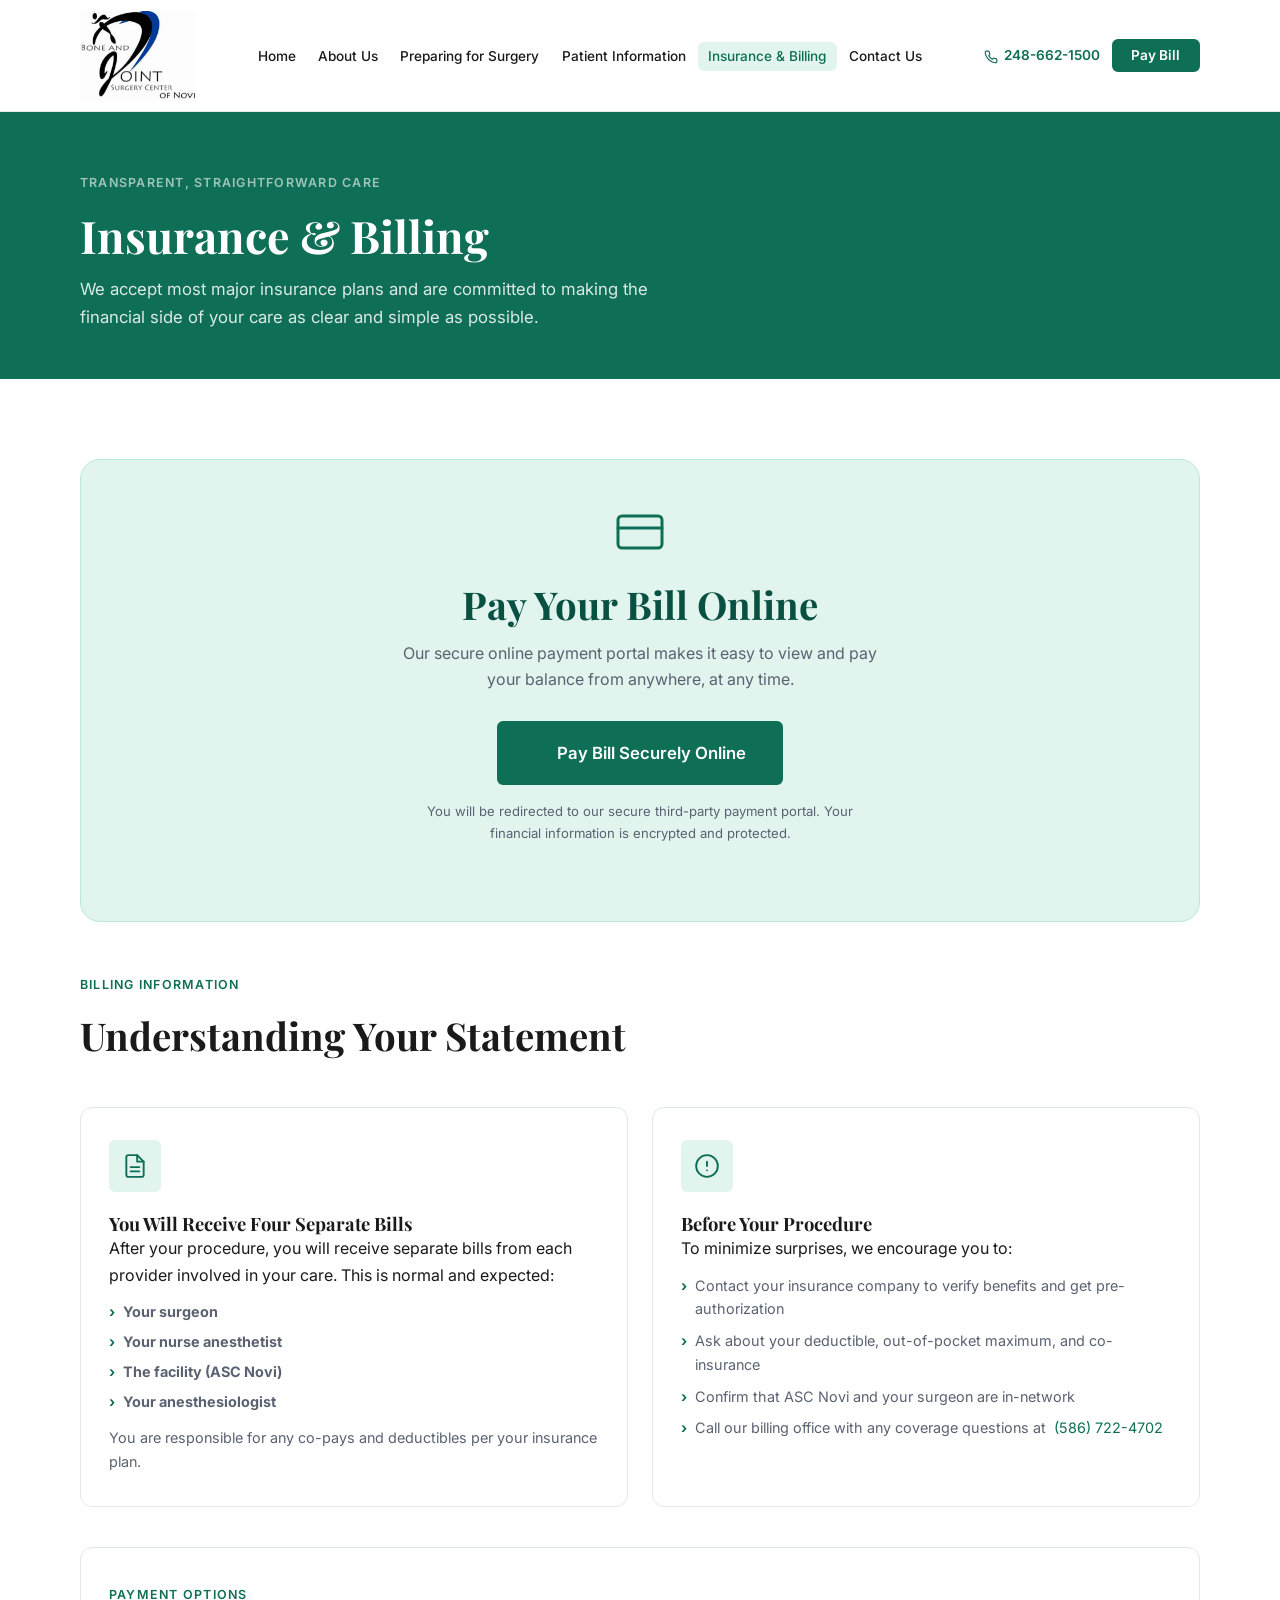
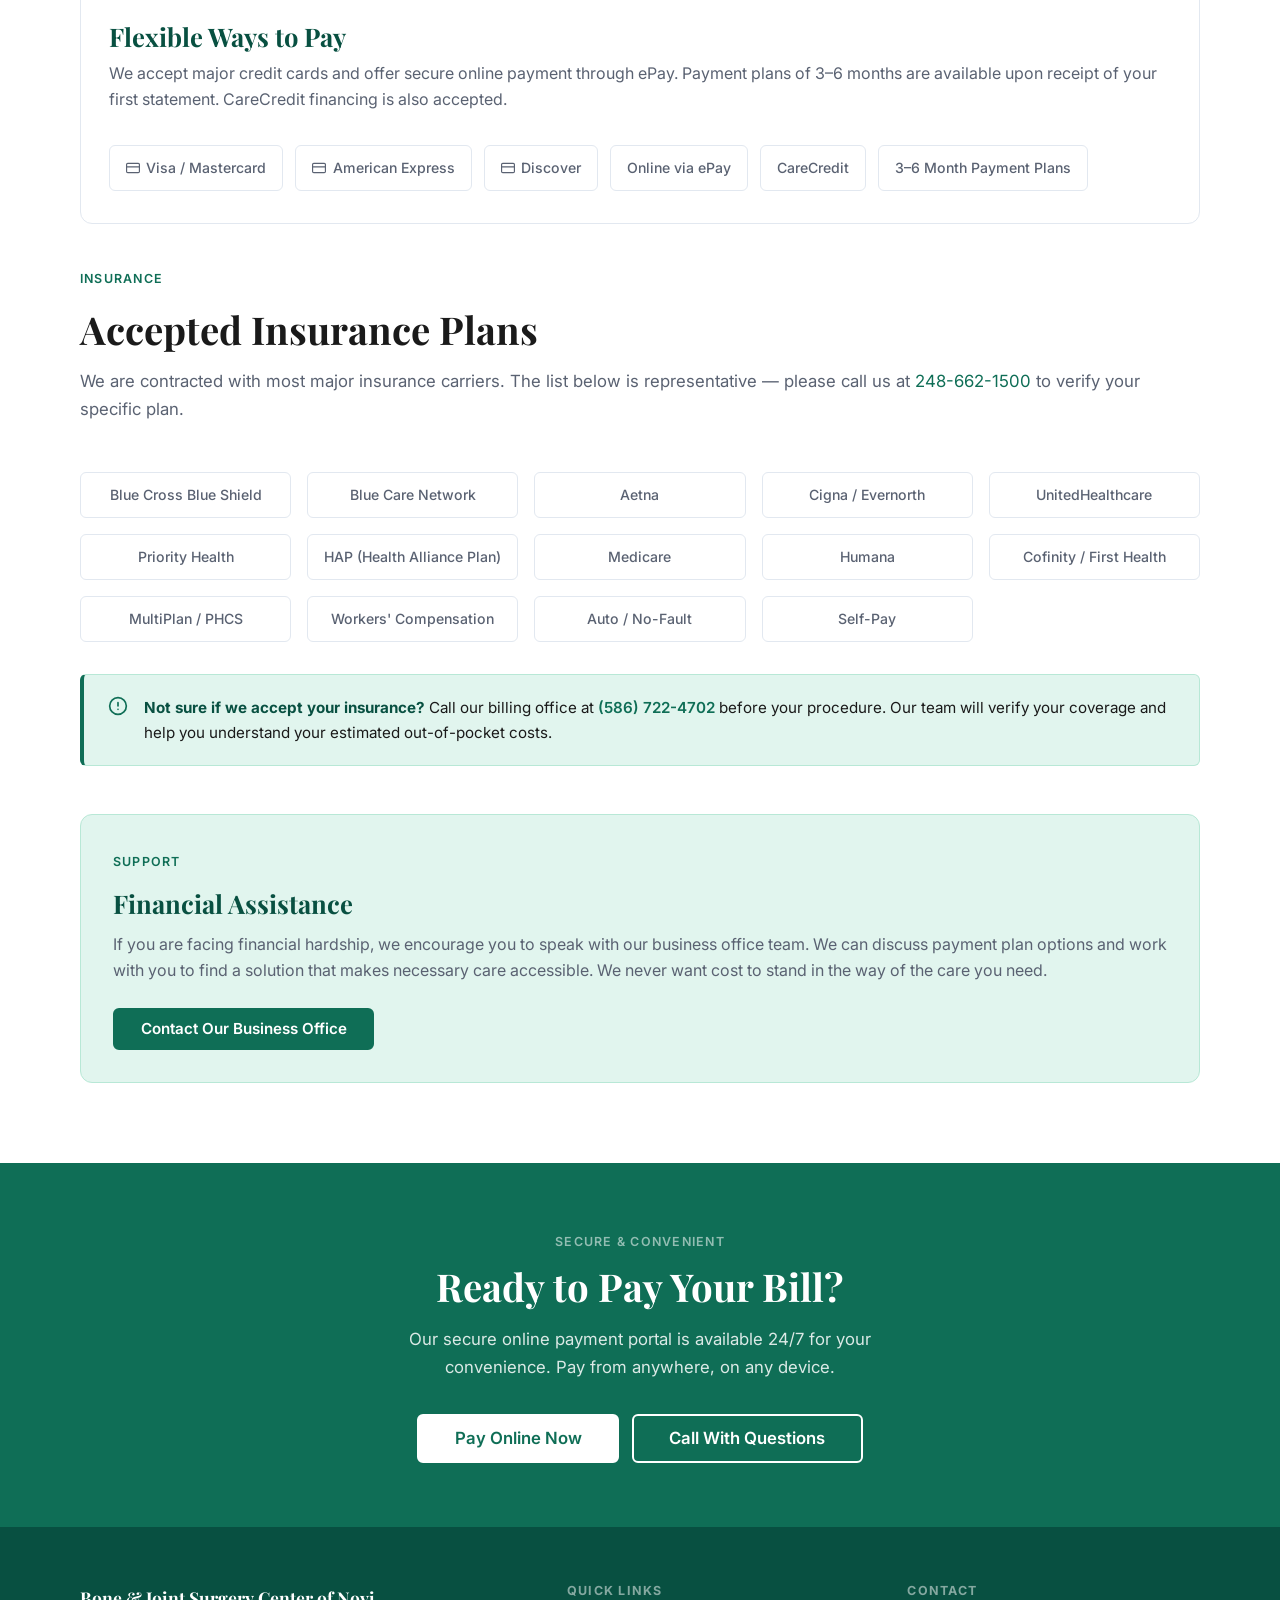
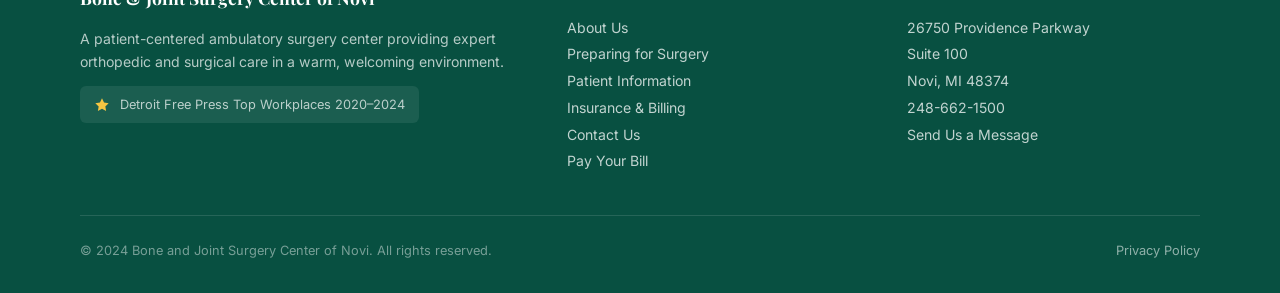
<file: billing.html>
<!DOCTYPE html>
<html lang="en">
<head>
  <meta charset="UTF-8" />
  <meta name="viewport" content="width=device-width, initial-scale=1.0" />
  <title>Insurance &amp; Billing | Bone &amp; Joint Surgery Center of Novi</title>
  <meta name="description" content="Pay your bill online, understand your statement, and learn about the insurance plans accepted at Bone and Joint Surgery Center of Novi." />
  <link rel="preconnect" href="https://fonts.googleapis.com" />
  <link rel="preconnect" href="https://fonts.gstatic.com" crossorigin />
  <link href="https://fonts.googleapis.com/css2?family=Inter:wght@400;500;600;700&family=Playfair+Display:ital,wght@0,700;1,400&display=swap" rel="stylesheet" />
  <link rel="stylesheet" href="styles.css" />
</head>
<body>

  <div id="nav-root"></div>

  <!-- Page Hero -->
  <section class="page-hero">
    <div class="container">
      <span class="section-label">Transparent, Straightforward Care</span>
      <h1>Insurance &amp; Billing</h1>
      <p>We accept most major insurance plans and are committed to making the financial side of your care as clear and simple as possible.</p>
    </div>
  </section>

  <!-- Main Content -->
  <section class="section section--white">
    <div class="container">

      <!-- Pay Your Bill Hero Box -->
      <div class="pay-hero">
        <svg xmlns="http://www.w3.org/2000/svg" width="48" height="48" viewBox="0 0 24 24" fill="none" stroke="currentColor" stroke-width="1.5" stroke-linecap="round" stroke-linejoin="round" aria-hidden="true">
          <rect x="1" y="4" width="22" height="16" rx="2" ry="2"/><line x1="1" y1="10" x2="23" y2="10"/>
        </svg>
        <h2>Pay Your Bill Online</h2>
        <p>Our secure online payment portal makes it easy to view and pay your balance from anywhere, at any time.</p>
        <a href="https://secure.epayhealthcare.com/bjn568epay" target="_blank" rel="noopener noreferrer" class="btn btn-primary btn-lg">
          <svg xmlns="http://www.w3.org/2000/svg" width="16" height="16" viewBox="0 0 24 24" fill="none" stroke="currentColor" stroke-width="2.5" stroke-linecap="round" stroke-linejoin="round" aria-hidden="true"><rect x="1" y="4" width="22" height="16" rx="2" ry="2"/><line x1="1" y1="10" x2="23" y2="10"/></svg>
          Pay Bill Securely Online
        </a>
        <p style="margin-top:1rem;font-size:.82rem;color:var(--color-text-muted);">You will be redirected to our secure third-party payment portal. Your financial information is encrypted and protected.</p>
      </div>

      <!-- Understanding Your Bill -->
      <div class="section-header" style="margin-top:1rem;">
        <span class="section-label">Billing Information</span>
        <h2>Understanding Your Statement</h2>
      </div>

      <div class="grid-2" style="margin-bottom:2.5rem;">
        <div class="card">
          <div class="card-icon" aria-hidden="true">
            <svg xmlns="http://www.w3.org/2000/svg" viewBox="0 0 24 24" fill="none" stroke="currentColor" stroke-width="1.75" stroke-linecap="round" stroke-linejoin="round">
              <path d="M14 2H6a2 2 0 0 0-2 2v16a2 2 0 0 0 2 2h12a2 2 0 0 0 2-2V8z"/>
              <polyline points="14 2 14 8 20 8"/>
              <line x1="16" y1="13" x2="8" y2="13"/>
              <line x1="16" y1="17" x2="8" y2="17"/>
            </svg>
          </div>
          <h4>You Will Receive Four Separate Bills</h4>
          <p>After your procedure, you will receive separate bills from each provider involved in your care. This is normal and expected:</p>
          <ul style="list-style:none;margin-top:.75rem;">
            <li style="display:flex;gap:.5rem;margin-bottom:.4rem;font-size:.9rem;color:var(--color-text-muted);">
              <span style="color:var(--color-primary);font-weight:700;">›</span> <strong>Your surgeon</strong>
            </li>
            <li style="display:flex;gap:.5rem;margin-bottom:.4rem;font-size:.9rem;color:var(--color-text-muted);">
              <span style="color:var(--color-primary);font-weight:700;">›</span> <strong>Your nurse anesthetist</strong>
            </li>
            <li style="display:flex;gap:.5rem;margin-bottom:.4rem;font-size:.9rem;color:var(--color-text-muted);">
              <span style="color:var(--color-primary);font-weight:700;">›</span> <strong>The facility (ASC Novi)</strong>
            </li>
            <li style="display:flex;gap:.5rem;margin-bottom:.4rem;font-size:.9rem;color:var(--color-text-muted);">
              <span style="color:var(--color-primary);font-weight:700;">›</span> <strong>Your anesthesiologist</strong>
            </li>
          </ul>
          <p style="font-size:.9rem;color:var(--color-text-muted);margin-top:.75rem;">You are responsible for any co-pays and deductibles per your insurance plan.</p>
        </div>

        <div class="card">
          <div class="card-icon" aria-hidden="true">
            <svg xmlns="http://www.w3.org/2000/svg" viewBox="0 0 24 24" fill="none" stroke="currentColor" stroke-width="1.75" stroke-linecap="round" stroke-linejoin="round">
              <circle cx="12" cy="12" r="10"/><line x1="12" y1="8" x2="12" y2="12"/><line x1="12" y1="16" x2="12.01" y2="16"/>
            </svg>
          </div>
          <h4>Before Your Procedure</h4>
          <p>To minimize surprises, we encourage you to:</p>
          <ul style="list-style:none;margin-top:.75rem;">
            <li style="display:flex;gap:.5rem;margin-bottom:.5rem;font-size:.9rem;color:var(--color-text-muted);">
              <span style="color:var(--color-primary);font-weight:700;">›</span> Contact your insurance company to verify benefits and get pre-authorization
            </li>
            <li style="display:flex;gap:.5rem;margin-bottom:.5rem;font-size:.9rem;color:var(--color-text-muted);">
              <span style="color:var(--color-primary);font-weight:700;">›</span> Ask about your deductible, out-of-pocket maximum, and co-insurance
            </li>
            <li style="display:flex;gap:.5rem;margin-bottom:.5rem;font-size:.9rem;color:var(--color-text-muted);">
              <span style="color:var(--color-primary);font-weight:700;">›</span> Confirm that ASC Novi and your surgeon are in-network
            </li>
            <li style="display:flex;gap:.5rem;margin-bottom:.5rem;font-size:.9rem;color:var(--color-text-muted);">
              <span style="color:var(--color-primary);font-weight:700;">›</span> Call our billing office with any coverage questions at <a href="tel:5867224702" style="color:var(--color-primary);">(586) 722-4702</a>
            </li>
          </ul>
        </div>
      </div>

      <!-- Payment Options -->
      <div class="card" style="margin-bottom:2.5rem;">
        <div style="display:flex;flex-wrap:wrap;gap:2rem;align-items:center;">
          <div style="flex:1;min-width:240px;">
            <span class="section-label">Payment Options</span>
            <h3 style="margin-top:.3rem;color:var(--color-primary-dark);">Flexible Ways to Pay</h3>
            <p style="color:var(--color-text-muted);margin-top:.5rem;">We accept major credit cards and offer secure online payment through ePay. Payment plans of 3–6 months are available upon receipt of your first statement. CareCredit financing is also accepted.</p>
          </div>
          <div style="display:flex;flex-wrap:wrap;gap:.75rem;">
            <div class="insurance-tag" style="display:flex;align-items:center;gap:.4rem;">
              <svg xmlns="http://www.w3.org/2000/svg" width="14" height="14" viewBox="0 0 24 24" fill="none" stroke="currentColor" stroke-width="2" stroke-linecap="round" stroke-linejoin="round" aria-hidden="true"><rect x="1" y="4" width="22" height="16" rx="2" ry="2"/><line x1="1" y1="10" x2="23" y2="10"/></svg>
              Visa / Mastercard
            </div>
            <div class="insurance-tag" style="display:flex;align-items:center;gap:.4rem;">
              <svg xmlns="http://www.w3.org/2000/svg" width="14" height="14" viewBox="0 0 24 24" fill="none" stroke="currentColor" stroke-width="2" stroke-linecap="round" stroke-linejoin="round" aria-hidden="true"><rect x="1" y="4" width="22" height="16" rx="2" ry="2"/><line x1="1" y1="10" x2="23" y2="10"/></svg>
              American Express
            </div>
            <div class="insurance-tag" style="display:flex;align-items:center;gap:.4rem;">
              <svg xmlns="http://www.w3.org/2000/svg" width="14" height="14" viewBox="0 0 24 24" fill="none" stroke="currentColor" stroke-width="2" stroke-linecap="round" stroke-linejoin="round" aria-hidden="true"><rect x="1" y="4" width="22" height="16" rx="2" ry="2"/><line x1="1" y1="10" x2="23" y2="10"/></svg>
              Discover
            </div>
            <div class="insurance-tag">Online via ePay</div>
            <div class="insurance-tag">CareCredit</div>
            <div class="insurance-tag">3–6 Month Payment Plans</div>
          </div>
        </div>
      </div>

      <!-- Insurance Section -->
      <div class="section-header">
        <span class="section-label">Insurance</span>
        <h2>Accepted Insurance Plans</h2>
        <p>We are contracted with most major insurance carriers. The list below is representative — please call us at <a href="tel:2486621500" style="color:var(--color-primary);">248-662-1500</a> to verify your specific plan.</p>
      </div>

      <div class="insurance-grid">
        <div class="insurance-tag">Blue Cross Blue Shield</div>
        <div class="insurance-tag">Blue Care Network</div>
        <div class="insurance-tag">Aetna</div>
        <div class="insurance-tag">Cigna / Evernorth</div>
        <div class="insurance-tag">UnitedHealthcare</div>
        <div class="insurance-tag">Priority Health</div>
        <div class="insurance-tag">HAP (Health Alliance Plan)</div>
        <div class="insurance-tag">Medicare</div>
        <div class="insurance-tag">Humana</div>
        <div class="insurance-tag">Cofinity / First Health</div>
        <div class="insurance-tag">MultiPlan / PHCS</div>
        <div class="insurance-tag">Workers' Compensation</div>
        <div class="insurance-tag">Auto / No-Fault</div>
        <div class="insurance-tag">Self-Pay</div>
      </div>

      <div class="callout-box" style="margin-top:2rem;">
        <svg xmlns="http://www.w3.org/2000/svg" width="20" height="20" viewBox="0 0 24 24" fill="none" stroke="currentColor" stroke-width="2" stroke-linecap="round" stroke-linejoin="round" aria-hidden="true">
          <circle cx="12" cy="12" r="10"/><line x1="12" y1="8" x2="12" y2="12"/><line x1="12" y1="16" x2="12.01" y2="16"/>
        </svg>
        <p><strong>Not sure if we accept your insurance?</strong> Call our billing office at <a href="tel:5867224702" style="color:var(--color-primary);font-weight:600;">(586) 722-4702</a> before your procedure. Our team will verify your coverage and help you understand your estimated out-of-pocket costs.</p>
      </div>

      <!-- Financial Assistance -->
      <div style="margin-top:3rem;padding:2rem;background:var(--color-accent);border:1px solid var(--color-accent-border);border-radius:var(--radius-md);">
        <span class="section-label">Support</span>
        <h3 style="color:var(--color-primary-dark);margin-top:.3rem;margin-bottom:.75rem;">Financial Assistance</h3>
        <p style="color:var(--color-text-muted);">If you are facing financial hardship, we encourage you to speak with our business office team. We can discuss payment plan options and work with you to find a solution that makes necessary care accessible. We never want cost to stand in the way of the care you need.</p>
        <a href="contact.html" class="btn btn-primary mt-3">Contact Our Business Office</a>
      </div>

    </div>
  </section>

  <!-- CTA Banner -->
  <section class="cta-banner">
    <div class="container">
      <span class="section-label" style="color:rgba(255,255,255,.55);">Secure &amp; Convenient</span>
      <h2>Ready to Pay Your Bill?</h2>
      <p>Our secure online payment portal is available 24/7 for your convenience. Pay from anywhere, on any device.</p>
      <div class="btn-group">
        <a href="https://secure.epayhealthcare.com/bjn568epay" target="_blank" rel="noopener noreferrer" class="btn btn-white btn-lg">Pay Online Now</a>
        <a href="tel:2486621500" class="btn btn-white-outline btn-lg">Call With Questions</a>
      </div>
    </div>
  </section>

  <!-- Footer -->
  <footer class="site-footer" role="contentinfo">
    <div class="container">
      <div class="footer-grid">
        <div class="footer-brand">
          <div class="logo">Bone &amp; Joint Surgery Center of Novi</div>
          <p>A patient-centered ambulatory surgery center providing expert orthopedic and surgical care in a warm, welcoming environment.</p>
          <div class="footer-award">
            <svg xmlns="http://www.w3.org/2000/svg" width="16" height="16" viewBox="0 0 24 24" fill="currentColor" aria-hidden="true">
              <polygon points="12 2 15.09 8.26 22 9.27 17 14.14 18.18 21.02 12 17.77 5.82 21.02 7 14.14 2 9.27 8.91 8.26 12 2"/>
            </svg>
            Detroit Free Press Top Workplaces 2020–2024
          </div>
        </div>
        <div class="footer-col">
          <h5>Quick Links</h5>
          <a href="about.html">About Us</a>
          <a href="preparing.html">Preparing for Surgery</a>
          <a href="patients.html">Patient Information</a>
          <a href="billing.html">Insurance &amp; Billing</a>
          <a href="contact.html">Contact Us</a>
          <a href="https://secure.epayhealthcare.com/bjn568epay" target="_blank" rel="noopener noreferrer">Pay Your Bill</a>
        </div>
        <div class="footer-col">
          <h5>Contact</h5>
          <address>
            26750 Providence Parkway<br />
            Suite 100<br />
            Novi, MI 48374
          </address>
          <a href="tel:2486621500">248-662-1500</a>
          <a href="contact.html">Send Us a Message</a>
        </div>
      </div>
      <div class="footer-bottom">
        <p>&copy; 2024 Bone and Joint Surgery Center of Novi. All rights reserved.</p>
        <a href="contact.html">Privacy Policy</a>
      </div>
    </div>
  </footer>

  <script src="nav.js"></script>
</body>
</html>
</file>
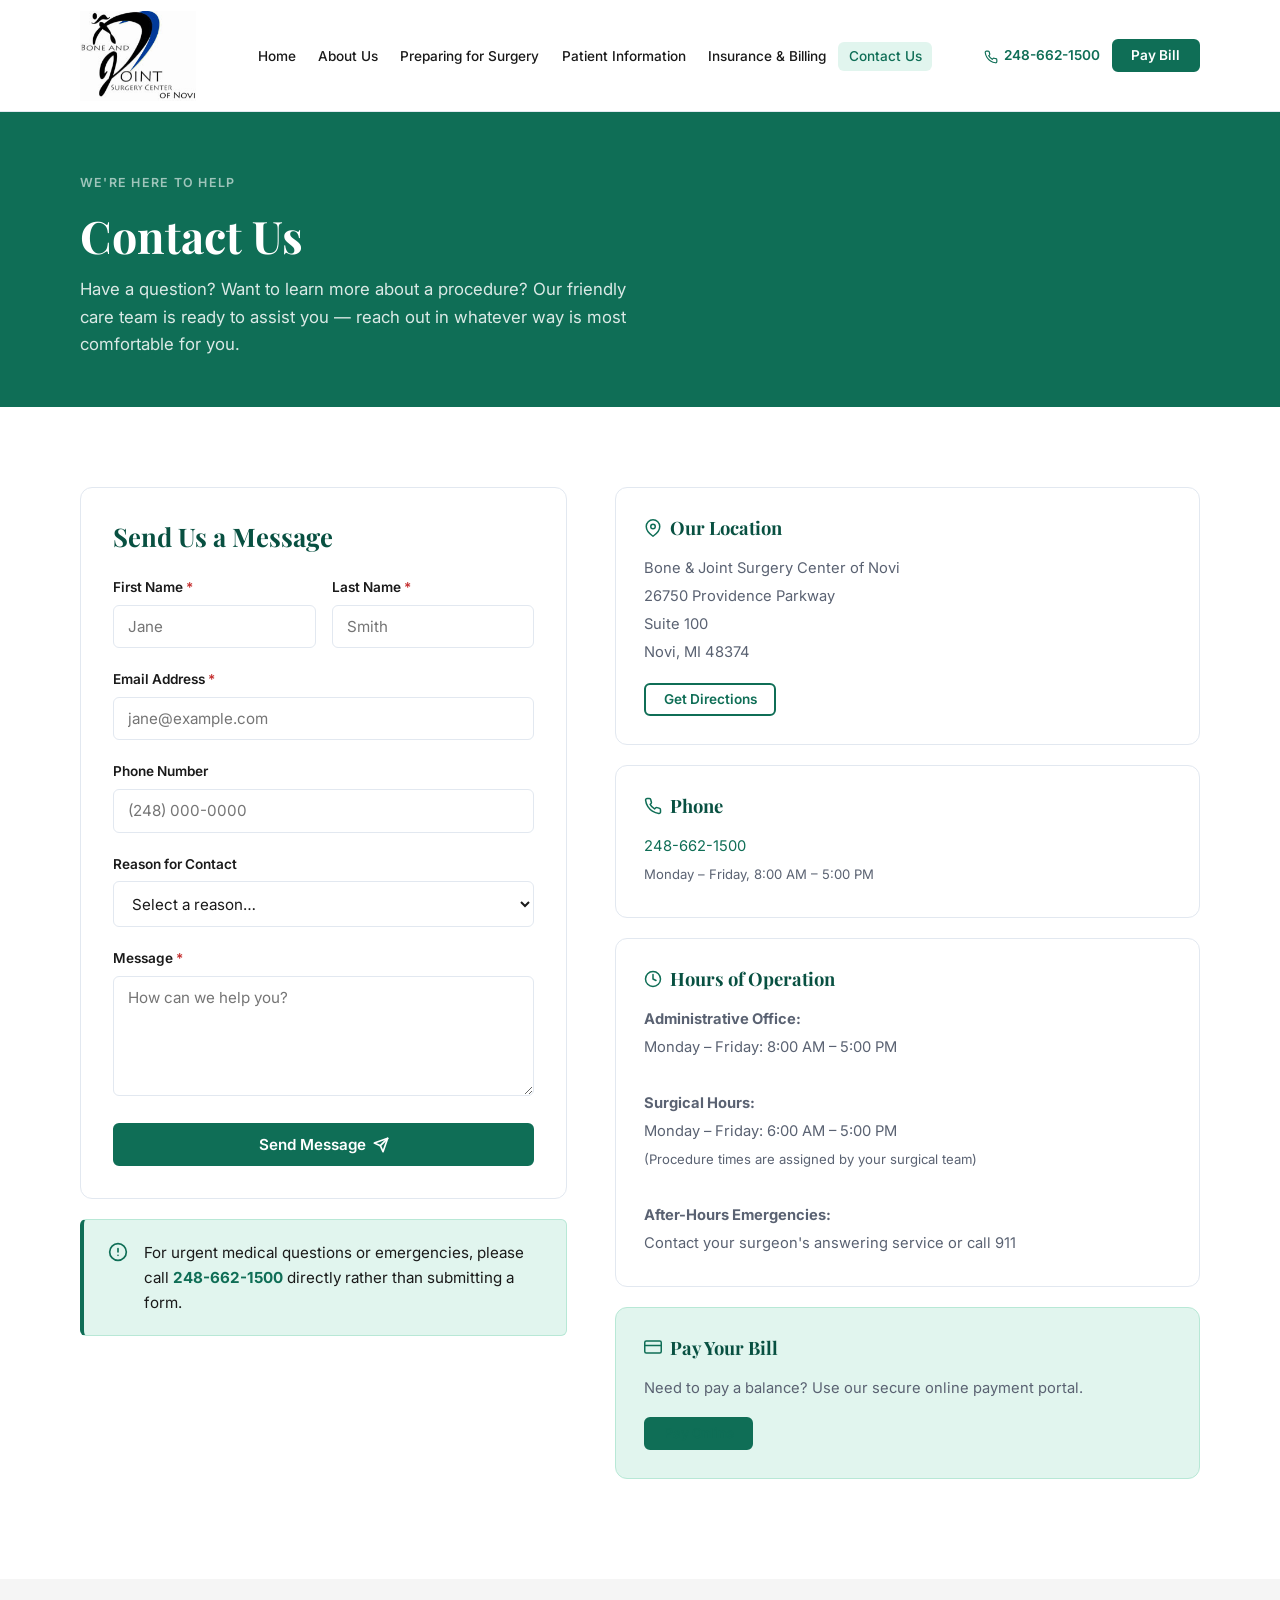
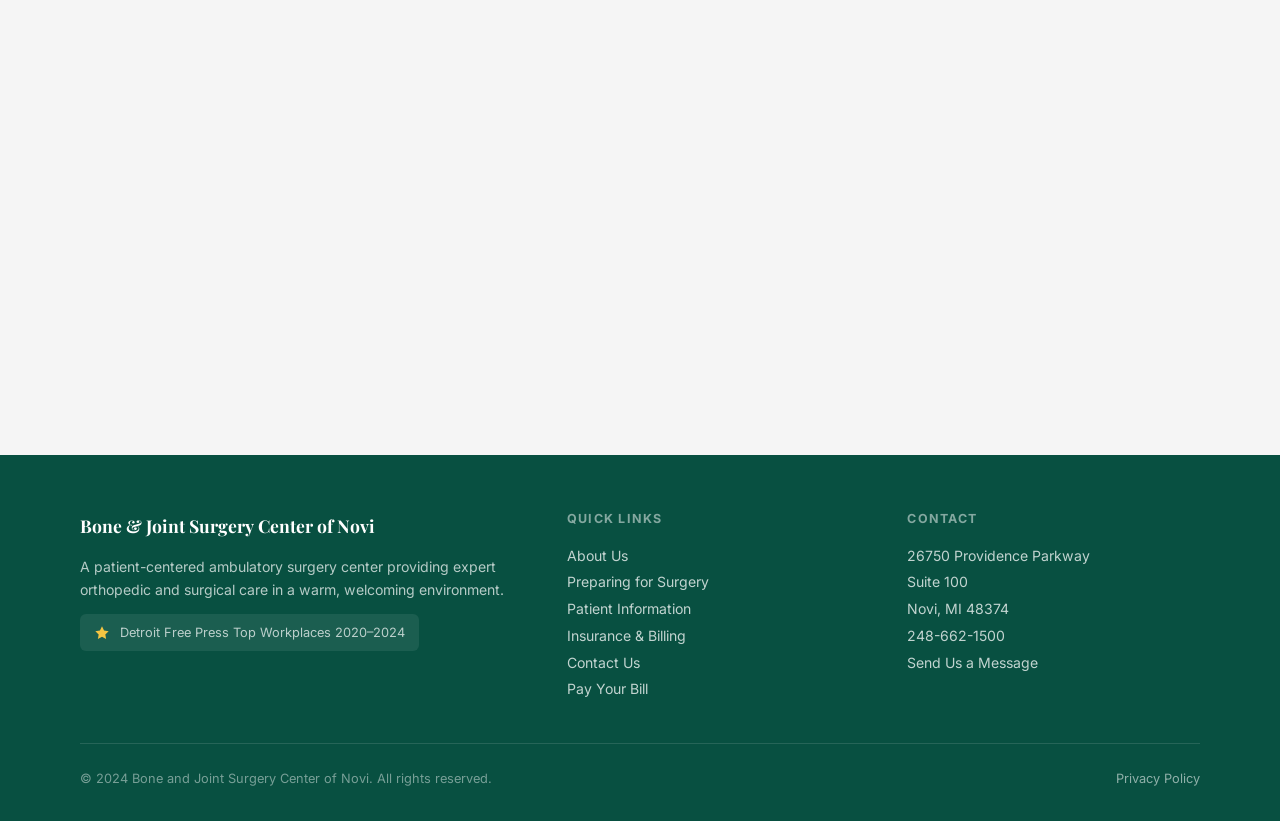
<file: contact.html>
<!DOCTYPE html>
<html lang="en">
<head>
  <meta charset="UTF-8" />
  <meta name="viewport" content="width=device-width, initial-scale=1.0" />
  <title>Contact Us | Bone &amp; Joint Surgery Center of Novi</title>
  <meta name="description" content="Contact Bone and Joint Surgery Center of Novi — send a message, call our team, or get directions to our Novi, MI facility." />
  <link rel="preconnect" href="https://fonts.googleapis.com" />
  <link rel="preconnect" href="https://fonts.gstatic.com" crossorigin />
  <link href="https://fonts.googleapis.com/css2?family=Inter:wght@400;500;600;700&family=Playfair+Display:ital,wght@0,700;1,400&display=swap" rel="stylesheet" />
  <link rel="stylesheet" href="styles.css" />
</head>
<body>

  <div id="nav-root"></div>

  <!-- Page Hero -->
  <section class="page-hero">
    <div class="container">
      <span class="section-label">We're Here to Help</span>
      <h1>Contact Us</h1>
      <p>Have a question? Want to learn more about a procedure? Our friendly care team is ready to assist you — reach out in whatever way is most comfortable for you.</p>
    </div>
  </section>

  <!-- Contact Section -->
  <section class="section section--white">
    <div class="container">
      <div class="contact-grid">

        <!-- Left: Form -->
        <div>
          <div class="contact-form">
            <h3>Send Us a Message</h3>
            <form id="contact-form" novalidate>
              <div class="form-row">
                <div class="form-group">
                  <label for="first-name">First Name <span aria-hidden="true" style="color:#c53030;">*</span></label>
                  <input type="text" id="first-name" name="first-name" autocomplete="given-name" required placeholder="Jane" />
                </div>
                <div class="form-group">
                  <label for="last-name">Last Name <span aria-hidden="true" style="color:#c53030;">*</span></label>
                  <input type="text" id="last-name" name="last-name" autocomplete="family-name" required placeholder="Smith" />
                </div>
              </div>
              <div class="form-group">
                <label for="email">Email Address <span aria-hidden="true" style="color:#c53030;">*</span></label>
                <input type="email" id="email" name="email" autocomplete="email" required placeholder="jane@example.com" />
              </div>
              <div class="form-group">
                <label for="phone">Phone Number</label>
                <input type="tel" id="phone" name="phone" autocomplete="tel" placeholder="(248) 000-0000" />
              </div>
              <div class="form-group">
                <label for="reason">Reason for Contact</label>
                <select id="reason" name="reason">
                  <option value="">Select a reason…</option>
                  <option value="general">General Question</option>
                  <option value="scheduling">Scheduling / Appointment</option>
                  <option value="billing">Billing / Insurance Question</option>
                  <option value="preparing">Preparing for Surgery</option>
                  <option value="employment">Employment Inquiry</option>
                  <option value="other">Other</option>
                </select>
              </div>
              <div class="form-group">
                <label for="message">Message <span aria-hidden="true" style="color:#c53030;">*</span></label>
                <textarea id="message" name="message" required placeholder="How can we help you?"></textarea>
              </div>
              <button type="submit" class="btn btn-primary" style="width:100%;justify-content:center;">
                Send Message
                <svg xmlns="http://www.w3.org/2000/svg" width="16" height="16" viewBox="0 0 24 24" fill="none" stroke="currentColor" stroke-width="2.5" stroke-linecap="round" stroke-linejoin="round" aria-hidden="true"><line x1="22" y1="2" x2="11" y2="13"/><polygon points="22 2 15 22 11 13 2 9 22 2"/></svg>
              </button>
              <div class="form-success" id="form-success" role="alert">
                <svg xmlns="http://www.w3.org/2000/svg" width="20" height="20" viewBox="0 0 24 24" fill="none" stroke="currentColor" stroke-width="2.5" stroke-linecap="round" stroke-linejoin="round" aria-hidden="true" style="vertical-align:middle;margin-right:.4rem;"><polyline points="20 6 9 17 4 12"/></svg>
                Thank you! Your message has been received. We'll be in touch shortly.
              </div>
            </form>
          </div>

          <div class="callout-box" style="margin-top:1.25rem;">
            <svg xmlns="http://www.w3.org/2000/svg" width="20" height="20" viewBox="0 0 24 24" fill="none" stroke="currentColor" stroke-width="2" stroke-linecap="round" stroke-linejoin="round" aria-hidden="true">
              <circle cx="12" cy="12" r="10"/><line x1="12" y1="8" x2="12" y2="12"/><line x1="12" y1="16" x2="12.01" y2="16"/>
            </svg>
            <p>For urgent medical questions or emergencies, please call <strong><a href="tel:2486621500" style="color:var(--color-primary);">248-662-1500</a></strong> directly rather than submitting a form.</p>
          </div>
        </div>

        <!-- Right: Info Cards + Map -->
        <div>
          <div class="contact-info-card">
            <h4>
              <svg xmlns="http://www.w3.org/2000/svg" width="18" height="18" viewBox="0 0 24 24" fill="none" stroke="currentColor" stroke-width="2" stroke-linecap="round" stroke-linejoin="round" aria-hidden="true">
                <path d="M21 10c0 7-9 13-9 13s-9-6-9-13a9 9 0 0 1 18 0z"/><circle cx="12" cy="10" r="3"/>
              </svg>
              Our Location
            </h4>
            <address>
              Bone &amp; Joint Surgery Center of Novi<br />
              26750 Providence Parkway<br />
              Suite 100<br />
              Novi, MI 48374
            </address>
            <a href="https://maps.google.com/?q=26750+Providence+Parkway+Suite+100+Novi+MI+48374" target="_blank" rel="noopener noreferrer" class="btn btn-outline btn-sm" style="margin-top:1rem;display:inline-flex;">Get Directions</a>
          </div>

          <div class="contact-info-card">
            <h4>
              <svg xmlns="http://www.w3.org/2000/svg" width="18" height="18" viewBox="0 0 24 24" fill="none" stroke="currentColor" stroke-width="2" stroke-linecap="round" stroke-linejoin="round" aria-hidden="true">
                <path d="M22 16.92v3a2 2 0 0 1-2.18 2 19.79 19.79 0 0 1-8.63-3.07 19.5 19.5 0 0 1-6-6 19.79 19.79 0 0 1-3.07-8.67A2 2 0 0 1 4.11 2h3a2 2 0 0 1 2 1.72 12.84 12.84 0 0 0 .7 2.81 2 2 0 0 1-.45 2.11L8.09 9.91a16 16 0 0 0 6 6l1.27-1.27a2 2 0 0 1 2.11-.45 12.84 12.84 0 0 0 2.81.7A2 2 0 0 1 22 16.92z"/>
              </svg>
              Phone
            </h4>
            <p>
              <a href="tel:2486621500">248-662-1500</a><br />
              <span style="font-size:.82rem;color:var(--color-text-muted);">Monday – Friday, 8:00 AM – 5:00 PM</span>
            </p>
          </div>

          <div class="contact-info-card">
            <h4>
              <svg xmlns="http://www.w3.org/2000/svg" width="18" height="18" viewBox="0 0 24 24" fill="none" stroke="currentColor" stroke-width="2" stroke-linecap="round" stroke-linejoin="round" aria-hidden="true">
                <circle cx="12" cy="12" r="10"/><polyline points="12 6 12 12 16 14"/>
              </svg>
              Hours of Operation
            </h4>
            <p>
              <strong>Administrative Office:</strong><br />
              Monday – Friday: 8:00 AM – 5:00 PM<br /><br />
              <strong>Surgical Hours:</strong><br />
              Monday – Friday: 6:00 AM – 5:00 PM<br />
              <span style="font-size:.82rem;color:var(--color-text-muted);">(Procedure times are assigned by your surgical team)</span><br /><br />
              <strong>After-Hours Emergencies:</strong><br />
              Contact your surgeon's answering service or call 911
            </p>
          </div>

          <div class="contact-info-card" style="background:var(--color-accent);border-color:var(--color-accent-border);">
            <h4>
              <svg xmlns="http://www.w3.org/2000/svg" width="18" height="18" viewBox="0 0 24 24" fill="none" stroke="currentColor" stroke-width="2" stroke-linecap="round" stroke-linejoin="round" aria-hidden="true">
                <rect x="1" y="4" width="22" height="16" rx="2" ry="2"/><line x1="1" y1="10" x2="23" y2="10"/>
              </svg>
              Pay Your Bill
            </h4>
            <p>Need to pay a balance? Use our secure online payment portal.</p>
            <a href="https://secure.epayhealthcare.com/bjn568epay" target="_blank" rel="noopener noreferrer" class="btn btn-primary btn-sm" style="margin-top:.85rem;display:inline-flex;">Pay Online</a>
          </div>
        </div>
      </div>
    </div>
  </section>

  <!-- Map -->
  <section style="background:var(--color-bg);">
    <div class="container" style="padding-block:0;padding-bottom:3.5rem;">
      <iframe
        class="map-embed"
        src="https://www.google.com/maps/embed?pb=!1m18!1m12!1m3!1d2942.334!2d-83.485!3d42.465!2m3!1f0!2f0!3f0!3m2!1i1024!2i768!4f13.1!3m3!1m2!1s0x8824b3a5f7c12345%3A0xabcdef1234567890!2s26750%20Providence%20Pkwy%20Suite%20100%2C%20Novi%2C%20MI%2048374!5e0!3m2!1sen!2sus!4v1700000000000!5m2!1sen!2sus"
        allowfullscreen
        loading="lazy"
        referrerpolicy="no-referrer-when-downgrade"
        title="Map showing 26750 Providence Parkway Suite 100 Novi MI 48374"
      ></iframe>
    </div>
  </section>

  <!-- Footer -->
  <footer class="site-footer" role="contentinfo">
    <div class="container">
      <div class="footer-grid">
        <div class="footer-brand">
          <div class="logo">Bone &amp; Joint Surgery Center of Novi</div>
          <p>A patient-centered ambulatory surgery center providing expert orthopedic and surgical care in a warm, welcoming environment.</p>
          <div class="footer-award">
            <svg xmlns="http://www.w3.org/2000/svg" width="16" height="16" viewBox="0 0 24 24" fill="currentColor" aria-hidden="true">
              <polygon points="12 2 15.09 8.26 22 9.27 17 14.14 18.18 21.02 12 17.77 5.82 21.02 7 14.14 2 9.27 8.91 8.26 12 2"/>
            </svg>
            Detroit Free Press Top Workplaces 2020–2024
          </div>
        </div>
        <div class="footer-col">
          <h5>Quick Links</h5>
          <a href="about.html">About Us</a>
          <a href="preparing.html">Preparing for Surgery</a>
          <a href="patients.html">Patient Information</a>
          <a href="billing.html">Insurance &amp; Billing</a>
          <a href="contact.html">Contact Us</a>
          <a href="https://secure.epayhealthcare.com/bjn568epay" target="_blank" rel="noopener noreferrer">Pay Your Bill</a>
        </div>
        <div class="footer-col">
          <h5>Contact</h5>
          <address>
            26750 Providence Parkway<br />
            Suite 100<br />
            Novi, MI 48374
          </address>
          <a href="tel:2486621500">248-662-1500</a>
          <a href="contact.html">Send Us a Message</a>
        </div>
      </div>
      <div class="footer-bottom">
        <p>&copy; 2024 Bone and Joint Surgery Center of Novi. All rights reserved.</p>
        <a href="contact.html">Privacy Policy</a>
      </div>
    </div>
  </footer>

  <script src="nav.js"></script>
  <script>
    /* Contact form — UI only, no backend */
    document.getElementById('contact-form').addEventListener('submit', function (e) {
      e.preventDefault();

      const first   = document.getElementById('first-name').value.trim();
      const last    = document.getElementById('last-name').value.trim();
      const email   = document.getElementById('email').value.trim();
      const message = document.getElementById('message').value.trim();

      if (!first || !last || !email || !message) {
        /* Simple inline validation */
        [
          ['first-name',  first],
          ['last-name',   last],
          ['email',       email],
          ['message',     message],
        ].forEach(([id, val]) => {
          const el = document.getElementById(id);
          el.style.borderColor = val ? 'var(--color-border)' : '#c53030';
        });
        return;
      }

      /* Reset borders */
      ['first-name','last-name','email','message'].forEach(id => {
        document.getElementById(id).style.borderColor = '';
      });

      /* Show success message */
      const form    = document.getElementById('contact-form');
      const success = document.getElementById('form-success');
      form.querySelectorAll('input, select, textarea, button[type=submit]').forEach(el => { el.disabled = true; });
      success.style.display = 'block';
    });
  </script>
</body>
</html>
</file>
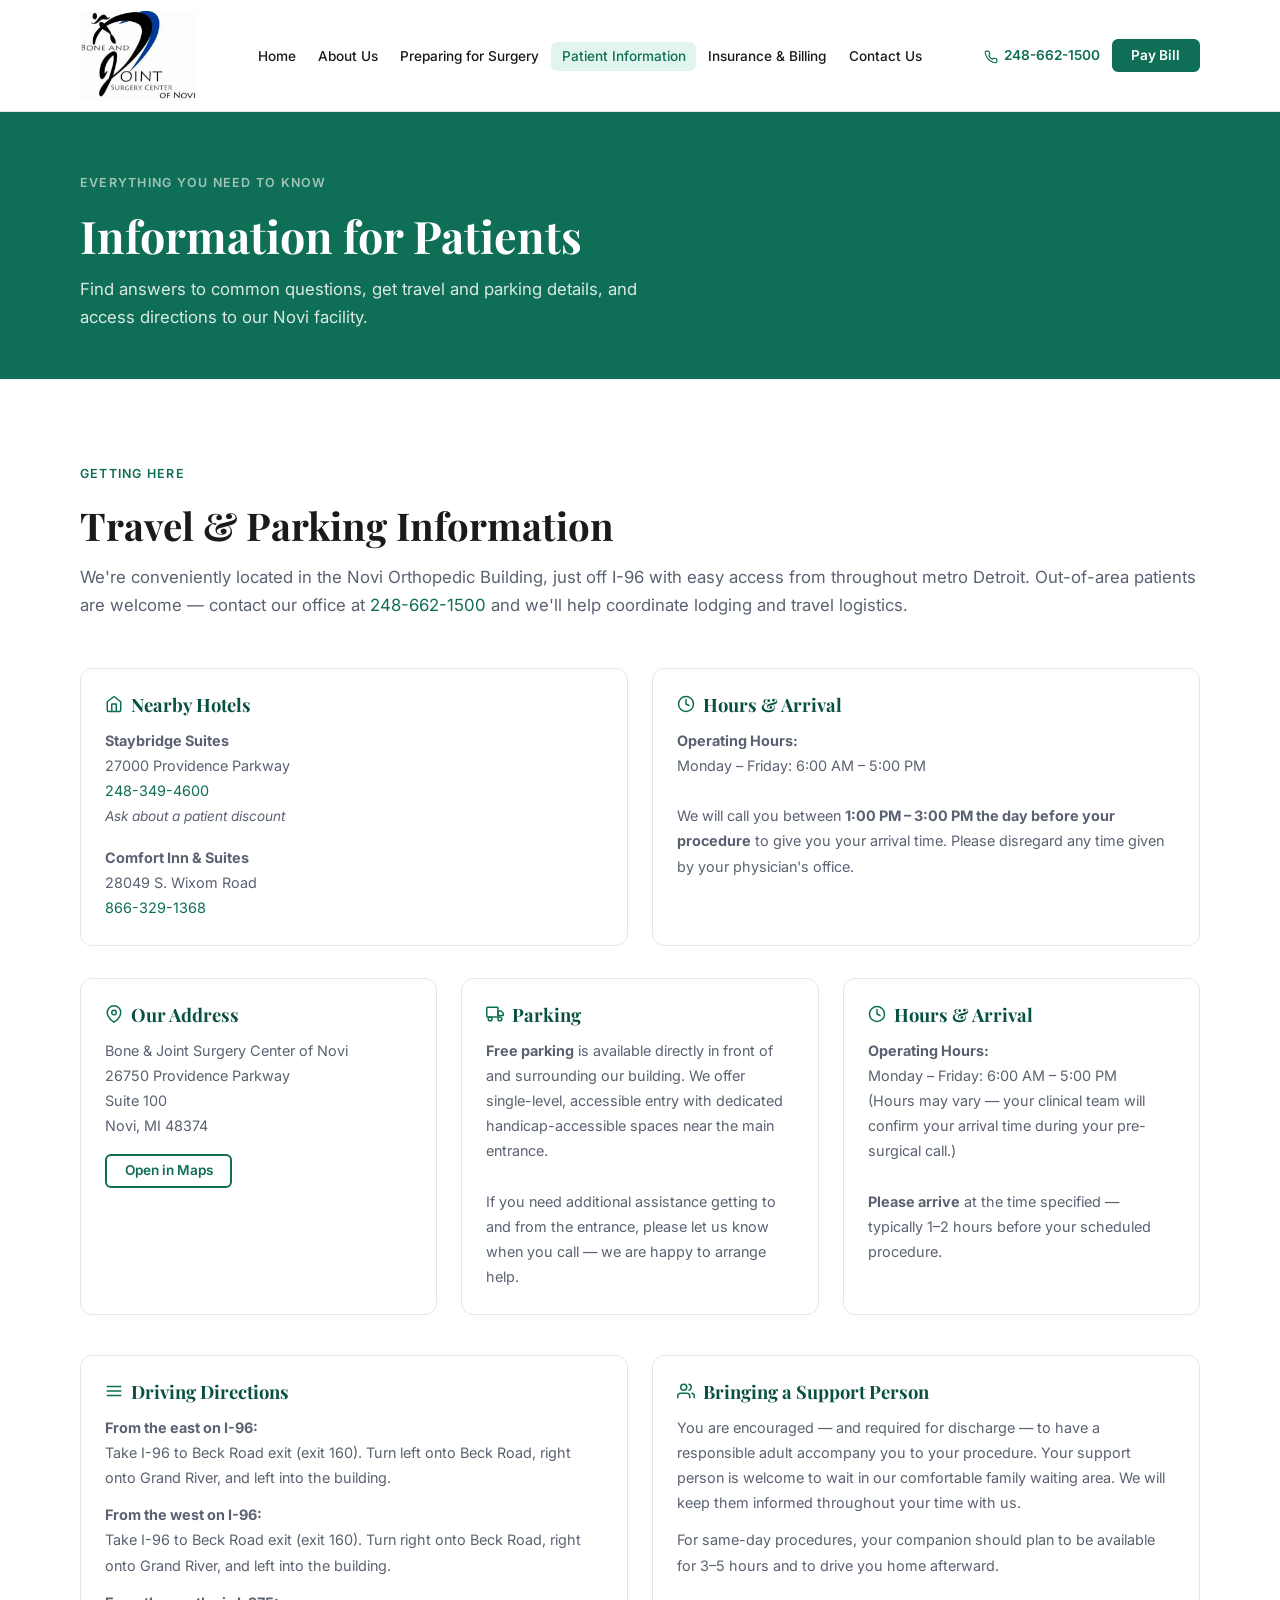
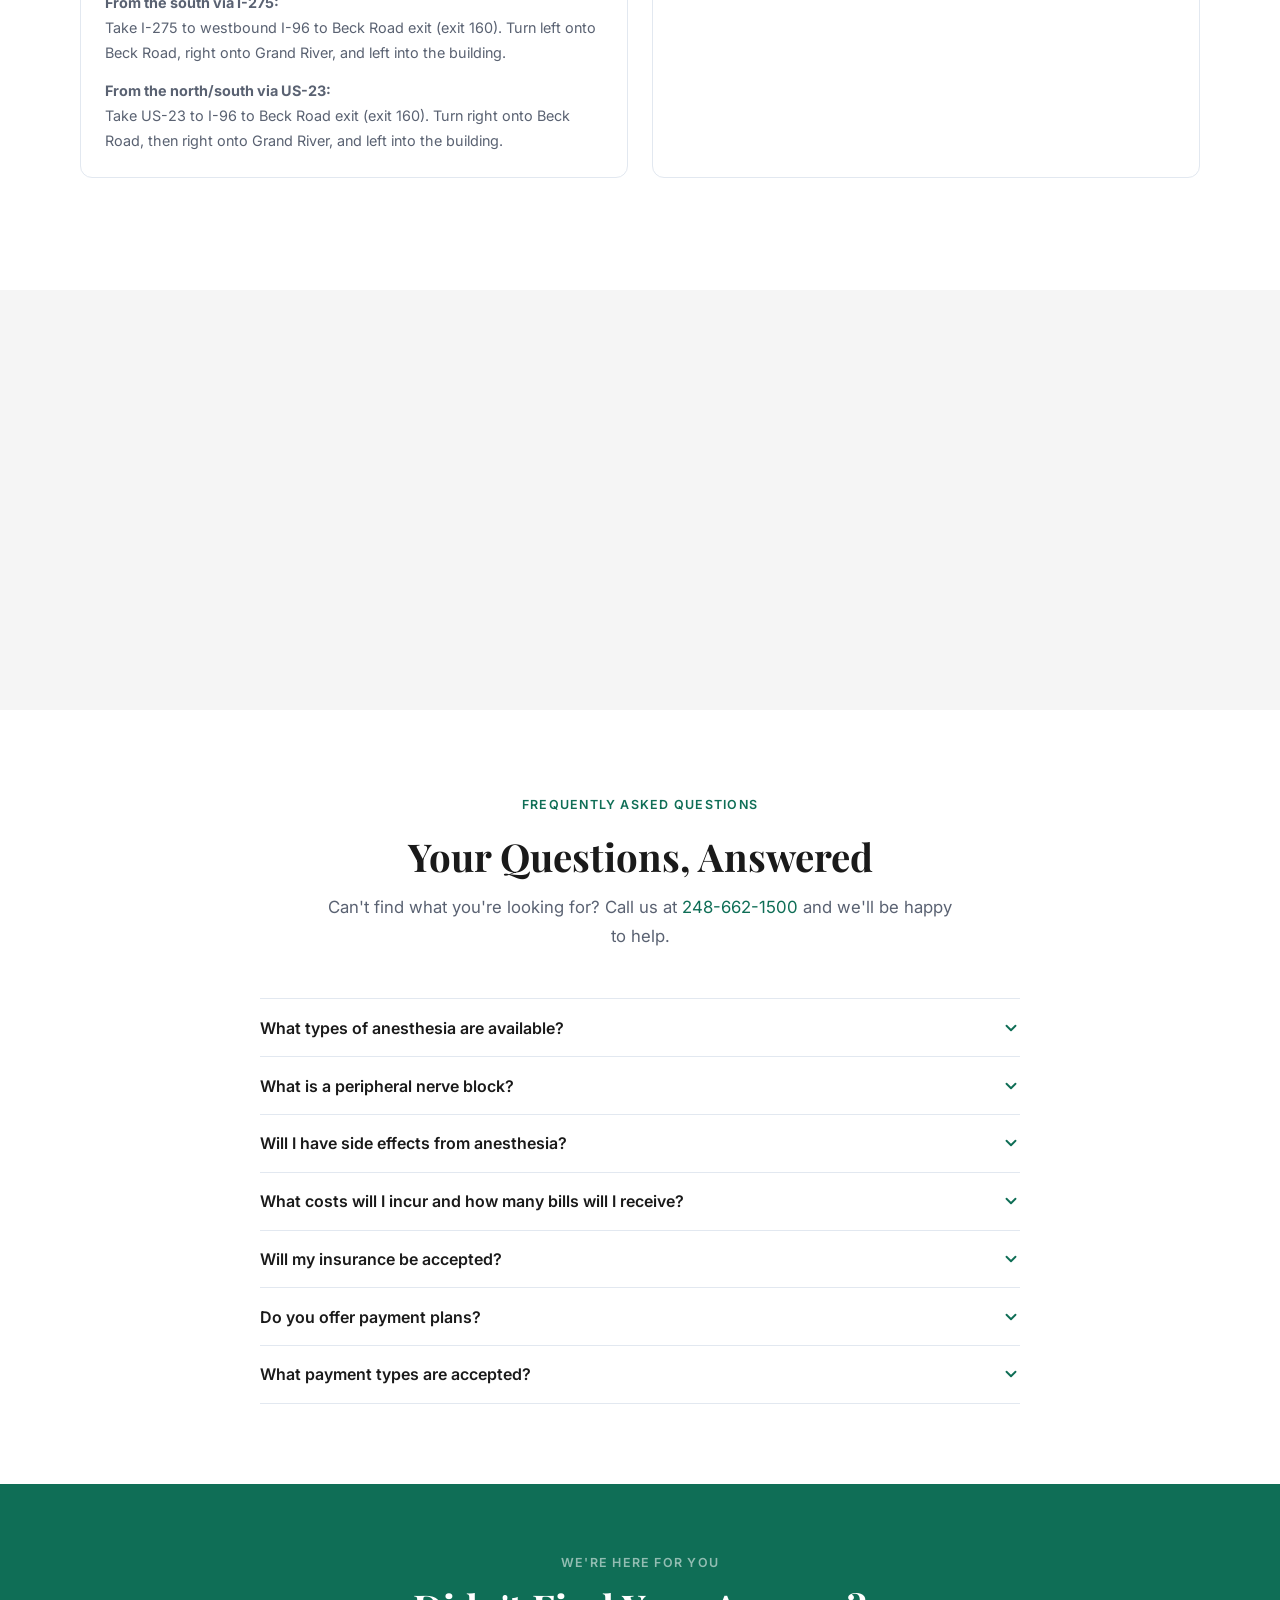
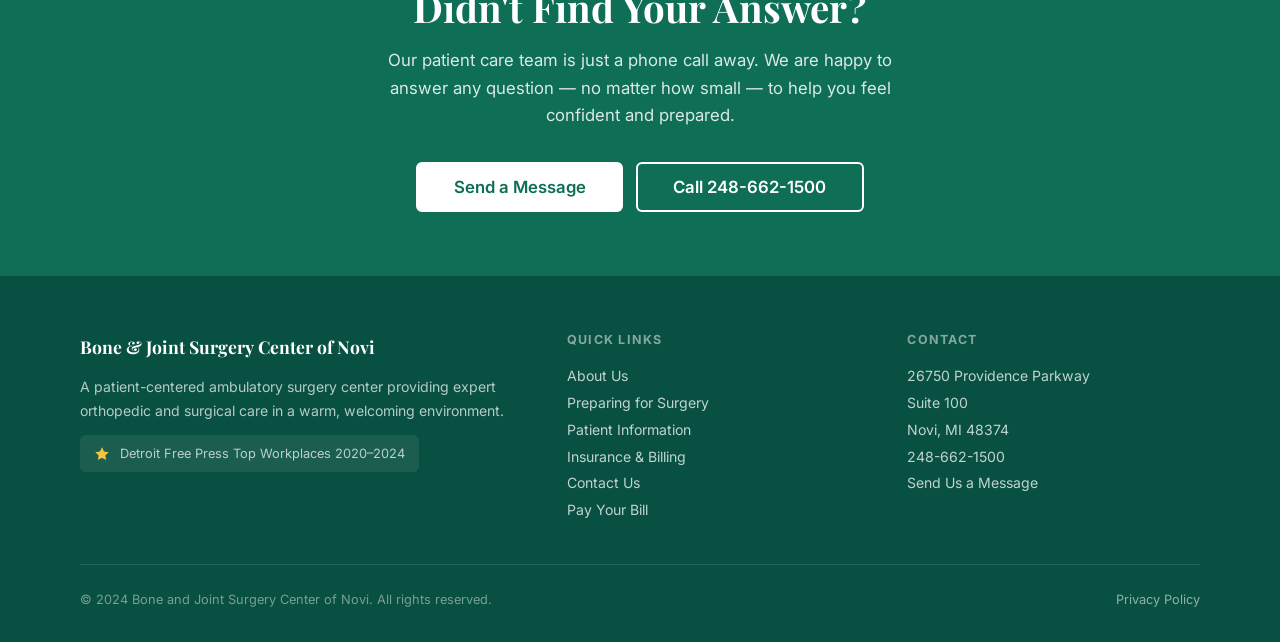
<file: patients.html>
<!DOCTYPE html>
<html lang="en">
<head>
  <meta charset="UTF-8" />
  <meta name="viewport" content="width=device-width, initial-scale=1.0" />
  <title>Patient Information | Bone &amp; Joint Surgery Center of Novi</title>
  <meta name="description" content="Travel directions, frequently asked questions, and everything you need to know before visiting Bone and Joint Surgery Center of Novi." />
  <link rel="preconnect" href="https://fonts.googleapis.com" />
  <link rel="preconnect" href="https://fonts.gstatic.com" crossorigin />
  <link href="https://fonts.googleapis.com/css2?family=Inter:wght@400;500;600;700&family=Playfair+Display:ital,wght@0,700;1,400&display=swap" rel="stylesheet" />
  <link rel="stylesheet" href="styles.css" />
</head>
<body>

  <div id="nav-root"></div>

  <!-- Page Hero -->
  <section class="page-hero">
    <div class="container">
      <span class="section-label">Everything You Need to Know</span>
      <h1>Information for Patients</h1>
      <p>Find answers to common questions, get travel and parking details, and access directions to our Novi facility.</p>
    </div>
  </section>

  <!-- ===================== TRAVEL INFORMATION ===================== -->
  <section class="section section--white" id="travel">
    <div class="container">
      <div class="section-header">
        <span class="section-label">Getting Here</span>
        <h2>Travel &amp; Parking Information</h2>
        <p>We're conveniently located in the Novi Orthopedic Building, just off I-96 with easy access from throughout metro Detroit. Out-of-area patients are welcome — contact our office at <a href="tel:2486621500" style="color:var(--color-primary);">248-662-1500</a> and we'll help coordinate lodging and travel logistics.</p>
      </div>

      <div class="grid-2" style="margin-bottom:2rem;">
        <div class="travel-card">
          <h4>
            <svg xmlns="http://www.w3.org/2000/svg" width="18" height="18" viewBox="0 0 24 24" fill="none" stroke="currentColor" stroke-width="2" stroke-linecap="round" stroke-linejoin="round" aria-hidden="true"><path d="M3 9l9-7 9 7v11a2 2 0 0 1-2 2H5a2 2 0 0 1-2-2z"/><polyline points="9 22 9 12 15 12 15 22"/></svg>
            Nearby Hotels
          </h4>
          <p><strong>Staybridge Suites</strong><br />
          27000 Providence Parkway<br />
          <a href="tel:2483494600" style="color:var(--color-primary);">248-349-4600</a><br />
          <em style="font-size:.85rem;color:var(--color-text-muted);">Ask about a patient discount</em></p>
          <p style="margin-top:1rem;"><strong>Comfort Inn &amp; Suites</strong><br />
          28049 S. Wixom Road<br />
          <a href="tel:8663291368" style="color:var(--color-primary);">866-329-1368</a></p>
        </div>
        <div class="travel-card">
          <h4>
            <svg xmlns="http://www.w3.org/2000/svg" width="18" height="18" viewBox="0 0 24 24" fill="none" stroke="currentColor" stroke-width="2" stroke-linecap="round" stroke-linejoin="round" aria-hidden="true"><circle cx="12" cy="12" r="10"/><polyline points="12 6 12 12 16 14"/></svg>
            Hours &amp; Arrival
          </h4>
          <p>
            <strong>Operating Hours:</strong><br />
            Monday – Friday: 6:00 AM – 5:00 PM<br /><br />
            We will call you between <strong>1:00 PM – 3:00 PM the day before your procedure</strong> to give you your arrival time. Please disregard any time given by your physician's office.
          </p>
        </div>
      </div>

      <div class="grid-3" style="margin-bottom:2.5rem;">
        <div class="travel-card">
          <h4>
            <svg xmlns="http://www.w3.org/2000/svg" width="18" height="18" viewBox="0 0 24 24" fill="none" stroke="currentColor" stroke-width="2" stroke-linecap="round" stroke-linejoin="round" aria-hidden="true">
              <path d="M21 10c0 7-9 13-9 13s-9-6-9-13a9 9 0 0 1 18 0z"/><circle cx="12" cy="10" r="3"/>
            </svg>
            Our Address
          </h4>
          <address>
            Bone &amp; Joint Surgery Center of Novi<br />
            26750 Providence Parkway<br />
            Suite 100<br />
            Novi, MI 48374
          </address>
          <a href="https://maps.google.com/?q=26750+Providence+Parkway+Suite+100+Novi+MI+48374" target="_blank" rel="noopener noreferrer" class="btn btn-outline btn-sm" style="margin-top:1rem;display:inline-flex;">
            Open in Maps
          </a>
        </div>

        <div class="travel-card">
          <h4>
            <svg xmlns="http://www.w3.org/2000/svg" width="18" height="18" viewBox="0 0 24 24" fill="none" stroke="currentColor" stroke-width="2" stroke-linecap="round" stroke-linejoin="round" aria-hidden="true">
              <rect x="1" y="3" width="15" height="13" rx="1"/><path d="M16 8h4l3 3v3h-7V8z"/><circle cx="5.5" cy="18.5" r="2.5"/><circle cx="18.5" cy="18.5" r="2.5"/>
            </svg>
            Parking
          </h4>
          <p>
            <strong>Free parking</strong> is available directly in front of and surrounding our building. We offer single-level, accessible entry with dedicated handicap-accessible spaces near the main entrance.<br /><br />
            If you need additional assistance getting to and from the entrance, please let us know when you call — we are happy to arrange help.
          </p>
        </div>

        <div class="travel-card">
          <h4>
            <svg xmlns="http://www.w3.org/2000/svg" width="18" height="18" viewBox="0 0 24 24" fill="none" stroke="currentColor" stroke-width="2" stroke-linecap="round" stroke-linejoin="round" aria-hidden="true">
              <circle cx="12" cy="12" r="10"/><polyline points="12 6 12 12 16 14"/>
            </svg>
            Hours &amp; Arrival
          </h4>
          <p>
            <strong>Operating Hours:</strong><br />
            Monday – Friday: 6:00 AM – 5:00 PM<br />
            (Hours may vary — your clinical team will confirm your arrival time during your pre-surgical call.)<br /><br />
            <strong>Please arrive</strong> at the time specified — typically 1–2 hours before your scheduled procedure.
          </p>
        </div>
      </div>

      <div class="grid-auto" style="margin-bottom:2rem;">
        <div class="travel-card">
          <h4>
            <svg xmlns="http://www.w3.org/2000/svg" width="18" height="18" viewBox="0 0 24 24" fill="none" stroke="currentColor" stroke-width="2" stroke-linecap="round" stroke-linejoin="round" aria-hidden="true">
              <line x1="3" y1="12" x2="21" y2="12"/><line x1="3" y1="6" x2="21" y2="6"/><line x1="3" y1="18" x2="21" y2="18"/>
            </svg>
            Driving Directions
          </h4>
          <p><strong>From the east on I-96:</strong></p>
          <p>Take I-96 to Beck Road exit (exit 160). Turn left onto Beck Road, right onto Grand River, and left into the building.</p>
          <p style="margin-top:.75rem;"><strong>From the west on I-96:</strong></p>
          <p>Take I-96 to Beck Road exit (exit 160). Turn right onto Beck Road, right onto Grand River, and left into the building.</p>
          <p style="margin-top:.75rem;"><strong>From the south via I-275:</strong></p>
          <p>Take I-275 to westbound I-96 to Beck Road exit (exit 160). Turn left onto Beck Road, right onto Grand River, and left into the building.</p>
          <p style="margin-top:.75rem;"><strong>From the north/south via US-23:</strong></p>
          <p>Take US-23 to I-96 to Beck Road exit (exit 160). Turn right onto Beck Road, then right onto Grand River, and left into the building.</p>
        </div>
        <div class="travel-card">
          <h4>
            <svg xmlns="http://www.w3.org/2000/svg" width="18" height="18" viewBox="0 0 24 24" fill="none" stroke="currentColor" stroke-width="2" stroke-linecap="round" stroke-linejoin="round" aria-hidden="true">
              <path d="M17 21v-2a4 4 0 0 0-4-4H5a4 4 0 0 0-4 4v2"/><circle cx="9" cy="7" r="4"/><path d="M23 21v-2a4 4 0 0 0-3-3.87"/><path d="M16 3.13a4 4 0 0 1 0 7.75"/>
            </svg>
            Bringing a Support Person
          </h4>
          <p>You are encouraged — and required for discharge — to have a responsible adult accompany you to your procedure. Your support person is welcome to wait in our comfortable family waiting area. We will keep them informed throughout your time with us.</p>
          <p style="margin-top:.75rem;">For same-day procedures, your companion should plan to be available for 3–5 hours and to drive you home afterward.</p>
        </div>
      </div>
    </div>
  </section>

  <!-- ===================== MAP ===================== -->
  <section class="section section--tinted" style="padding-block:0;">
    <div class="container" style="padding-block:0;">
      <iframe
        class="map-embed"
        src="https://www.google.com/maps/embed?pb=!1m18!1m12!1m3!1d2942.334!2d-83.485!3d42.465!2m3!1f0!2f0!3f0!3m2!1i1024!2i768!4f13.1!3m3!1m2!1s0x8824b3a5f7c12345%3A0xabcdef1234567890!2s26750%20Providence%20Pkwy%20Suite%20100%2C%20Novi%2C%20MI%2048374!5e0!3m2!1sen!2sus!4v1700000000000!5m2!1sen!2sus"
        allowfullscreen
        loading="lazy"
        referrerpolicy="no-referrer-when-downgrade"
        title="Map showing 26750 Providence Parkway Suite 100 Novi MI 48374"
        style="border-radius:0;"
      ></iframe>
    </div>
  </section>

  <!-- ===================== FAQs ===================== -->
  <section class="section section--white" id="faqs">
    <div class="container">
      <div class="section-header centered">
        <span class="section-label">Frequently Asked Questions</span>
        <h2>Your Questions, Answered</h2>
        <p>Can't find what you're looking for? Call us at <a href="tel:2486621500" style="color:var(--color-primary);">248-662-1500</a> and we'll be happy to help.</p>
      </div>

      <div class="faq-list" style="max-width:760px;margin-inline:auto;">

        <div class="faq-item">
          <button class="faq-question" aria-expanded="false">
            What types of anesthesia are available?
            <svg xmlns="http://www.w3.org/2000/svg" width="18" height="18" viewBox="0 0 24 24" fill="none" stroke="currentColor" stroke-width="2.5" stroke-linecap="round" stroke-linejoin="round" aria-hidden="true"><polyline points="6 9 12 15 18 9"/></svg>
          </button>
          <div class="faq-answer">
            We offer general anesthesia and spinal anesthesia. General anesthesia produces unconsciousness so that you will not be awake during your procedure. Spinal anesthesia numbs the lower extremities and can include sedation. Your anesthesiologist will meet with you before your procedure to recommend the best option based on your medical history and type of surgery.
          </div>
        </div>

        <div class="faq-item">
          <button class="faq-question" aria-expanded="false">
            What is a peripheral nerve block?
            <svg xmlns="http://www.w3.org/2000/svg" width="18" height="18" viewBox="0 0 24 24" fill="none" stroke="currentColor" stroke-width="2.5" stroke-linecap="round" stroke-linejoin="round" aria-hidden="true"><polyline points="6 9 12 15 18 9"/></svg>
          </button>
          <div class="faq-answer">
            A nerve block is an injection of a local anesthetic medicine around a group of nerves to create numbness in a specific area. It can significantly reduce pain, typically lasting 12–18 hours after surgery, while also decreasing the need for general anesthesia and narcotic pain medications.
          </div>
        </div>

        <div class="faq-item">
          <button class="faq-question" aria-expanded="false">
            Will I have side effects from anesthesia?
            <svg xmlns="http://www.w3.org/2000/svg" width="18" height="18" viewBox="0 0 24 24" fill="none" stroke="currentColor" stroke-width="2.5" stroke-linecap="round" stroke-linejoin="round" aria-hidden="true"><polyline points="6 9 12 15 18 9"/></svg>
          </button>
          <div class="faq-answer">
            Nausea and vomiting may occur after surgery. However, many patients receive medication during and/or after surgery to ease these conditions to a tolerable level. Other common effects include drowsiness, muscle aches, sore throat, headache, and dizziness, which typically decline rapidly in the hours following surgery.
          </div>
        </div>

        <div class="faq-item">
          <button class="faq-question" aria-expanded="false">
            What costs will I incur and how many bills will I receive?
            <svg xmlns="http://www.w3.org/2000/svg" width="18" height="18" viewBox="0 0 24 24" fill="none" stroke="currentColor" stroke-width="2.5" stroke-linecap="round" stroke-linejoin="round" aria-hidden="true"><polyline points="6 9 12 15 18 9"/></svg>
          </button>
          <div class="faq-answer">
            You will receive four separate bills: from your surgeon, your nurse anesthetist, the facility (ASC Novi), and your anesthesiologist. You are responsible for any co-pays and deductibles per your insurance plan. This is normal and expected — each represents a different component of your care.
          </div>
        </div>

        <div class="faq-item">
          <button class="faq-question" aria-expanded="false">
            Will my insurance be accepted?
            <svg xmlns="http://www.w3.org/2000/svg" width="18" height="18" viewBox="0 0 24 24" fill="none" stroke="currentColor" stroke-width="2.5" stroke-linecap="round" stroke-linejoin="round" aria-hidden="true"><polyline points="6 9 12 15 18 9"/></svg>
          </button>
          <div class="faq-answer">
            We accept most insurance plans. For specific coverage questions, please call our billing office at <a href="tel:5867224702" style="color:var(--color-primary);">(586) 722-4702</a>.
          </div>
        </div>

        <div class="faq-item">
          <button class="faq-question" aria-expanded="false">
            Do you offer payment plans?
            <svg xmlns="http://www.w3.org/2000/svg" width="18" height="18" viewBox="0 0 24 24" fill="none" stroke="currentColor" stroke-width="2.5" stroke-linecap="round" stroke-linejoin="round" aria-hidden="true"><polyline points="6 9 12 15 18 9"/></svg>
          </button>
          <div class="faq-answer">
            Yes. We offer 3–6 month payment plans upon receipt of your first statement. Contact our billing office at <a href="tel:5867224702" style="color:var(--color-primary);">(586) 722-4702</a> to discuss your options.
          </div>
        </div>

        <div class="faq-item">
          <button class="faq-question" aria-expanded="false">
            What payment types are accepted?
            <svg xmlns="http://www.w3.org/2000/svg" width="18" height="18" viewBox="0 0 24 24" fill="none" stroke="currentColor" stroke-width="2.5" stroke-linecap="round" stroke-linejoin="round" aria-hidden="true"><polyline points="6 9 12 15 18 9"/></svg>
          </button>
          <div class="faq-answer">
            We accept all major credit cards and offer secure online payment through our ePay portal at <a href="https://secure.epayhealthcare.com/bjn568epay" target="_blank" rel="noopener noreferrer" style="color:var(--color-primary);">secure.epayhealthcare.com/bjn568epay</a>. CareCredit financing is also available.
          </div>
        </div>

      </div>
    </div>
  </section>

  <!-- CTA Banner -->
  <section class="cta-banner">
    <div class="container">
      <span class="section-label" style="color:rgba(255,255,255,.55);">We're Here for You</span>
      <h2>Didn't Find Your Answer?</h2>
      <p>Our patient care team is just a phone call away. We are happy to answer any question — no matter how small — to help you feel confident and prepared.</p>
      <div class="btn-group">
        <a href="contact.html" class="btn btn-white btn-lg">Send a Message</a>
        <a href="tel:2486621500" class="btn btn-white-outline btn-lg">Call 248-662-1500</a>
      </div>
    </div>
  </section>

  <!-- Footer -->
  <footer class="site-footer" role="contentinfo">
    <div class="container">
      <div class="footer-grid">
        <div class="footer-brand">
          <div class="logo">Bone &amp; Joint Surgery Center of Novi</div>
          <p>A patient-centered ambulatory surgery center providing expert orthopedic and surgical care in a warm, welcoming environment.</p>
          <div class="footer-award">
            <svg xmlns="http://www.w3.org/2000/svg" width="16" height="16" viewBox="0 0 24 24" fill="currentColor" aria-hidden="true">
              <polygon points="12 2 15.09 8.26 22 9.27 17 14.14 18.18 21.02 12 17.77 5.82 21.02 7 14.14 2 9.27 8.91 8.26 12 2"/>
            </svg>
            Detroit Free Press Top Workplaces 2020–2024
          </div>
        </div>
        <div class="footer-col">
          <h5>Quick Links</h5>
          <a href="about.html">About Us</a>
          <a href="preparing.html">Preparing for Surgery</a>
          <a href="patients.html">Patient Information</a>
          <a href="billing.html">Insurance &amp; Billing</a>
          <a href="contact.html">Contact Us</a>
          <a href="https://secure.epayhealthcare.com/bjn568epay" target="_blank" rel="noopener noreferrer">Pay Your Bill</a>
        </div>
        <div class="footer-col">
          <h5>Contact</h5>
          <address>
            26750 Providence Parkway<br />
            Suite 100<br />
            Novi, MI 48374
          </address>
          <a href="tel:2486621500">248-662-1500</a>
          <a href="contact.html">Send Us a Message</a>
        </div>
      </div>
      <div class="footer-bottom">
        <p>&copy; 2024 Bone and Joint Surgery Center of Novi. All rights reserved.</p>
        <a href="contact.html">Privacy Policy</a>
      </div>
    </div>
  </footer>

  <script src="nav.js"></script>
  <script>
    /* FAQ Accordion */
    document.querySelectorAll('.faq-question').forEach(btn => {
      btn.addEventListener('click', () => {
        const item   = btn.closest('.faq-item');
        const isOpen = item.classList.contains('open');

        /* Close all */
        document.querySelectorAll('.faq-item').forEach(i => {
          i.classList.remove('open');
          i.querySelector('.faq-question').setAttribute('aria-expanded', 'false');
        });

        /* Toggle clicked */
        if (!isOpen) {
          item.classList.add('open');
          btn.setAttribute('aria-expanded', 'true');
        }
      });
    });
  </script>
</body>
</html>
</file>
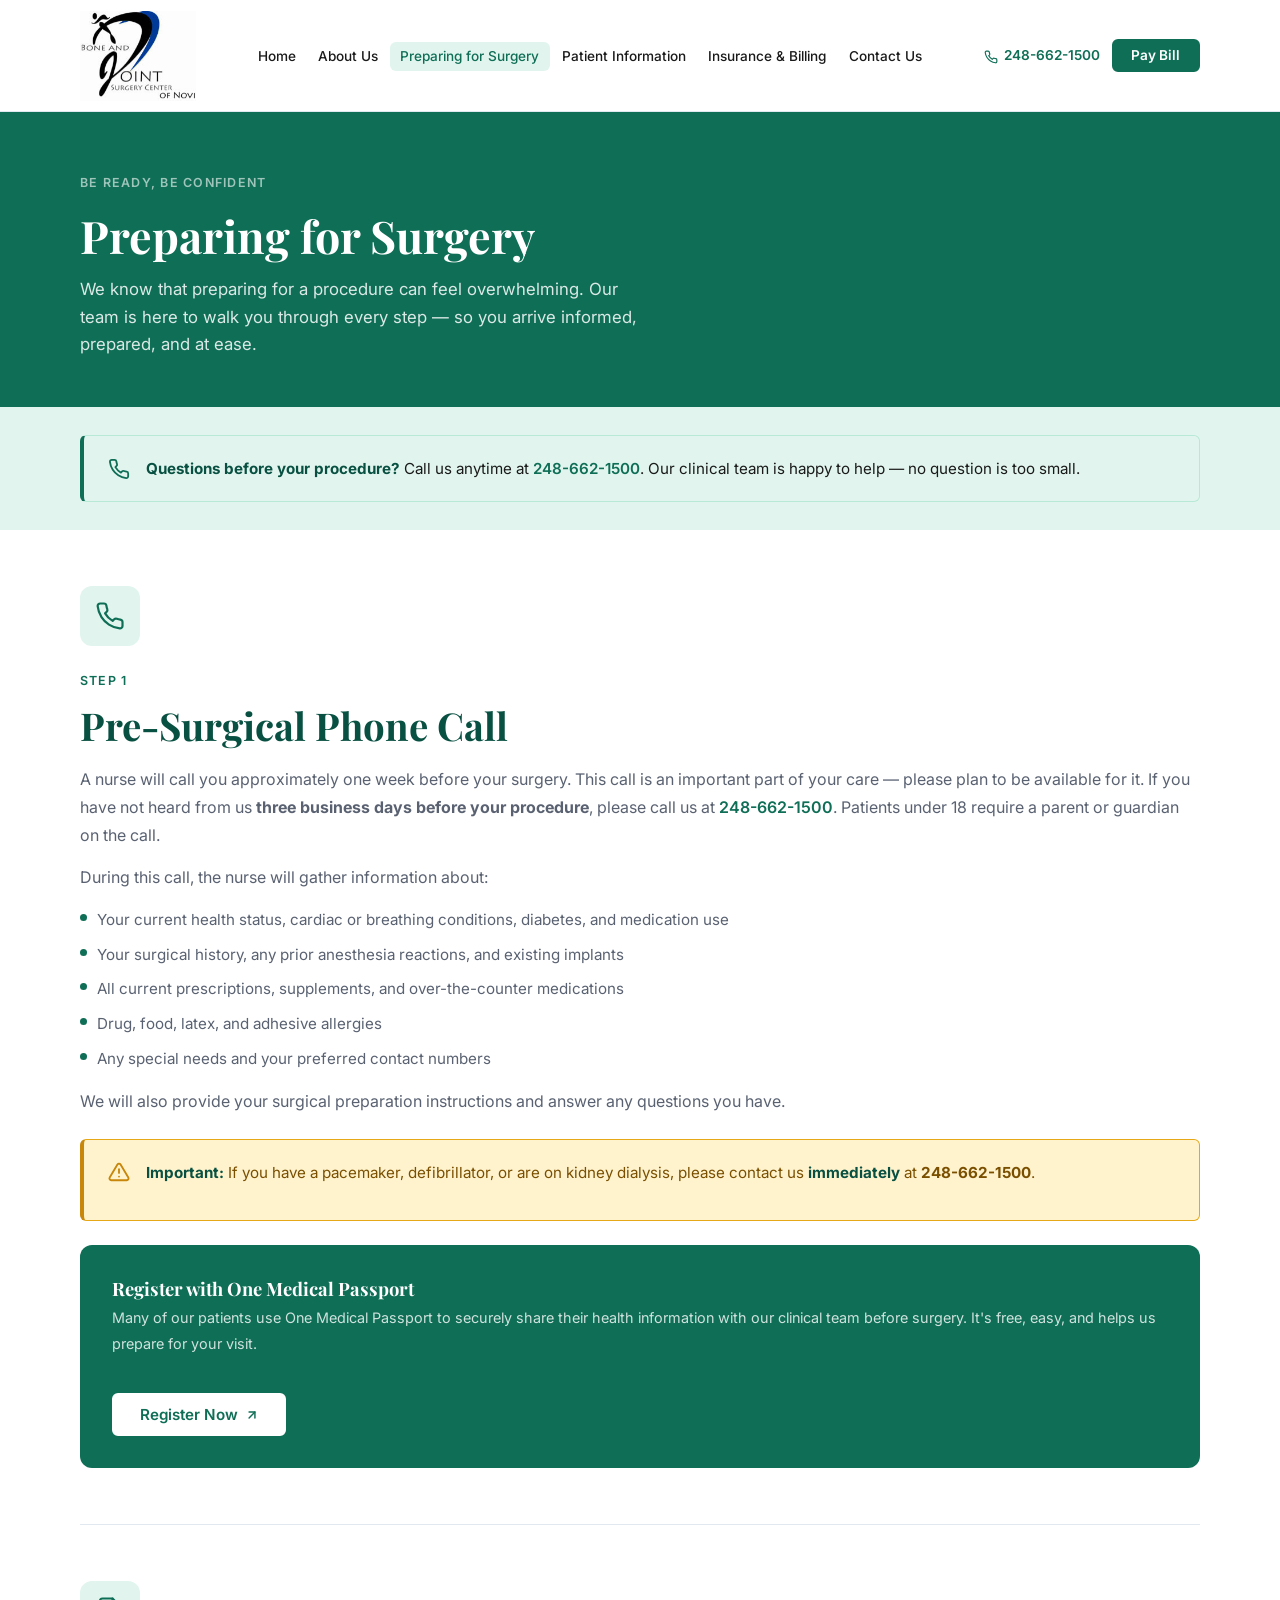
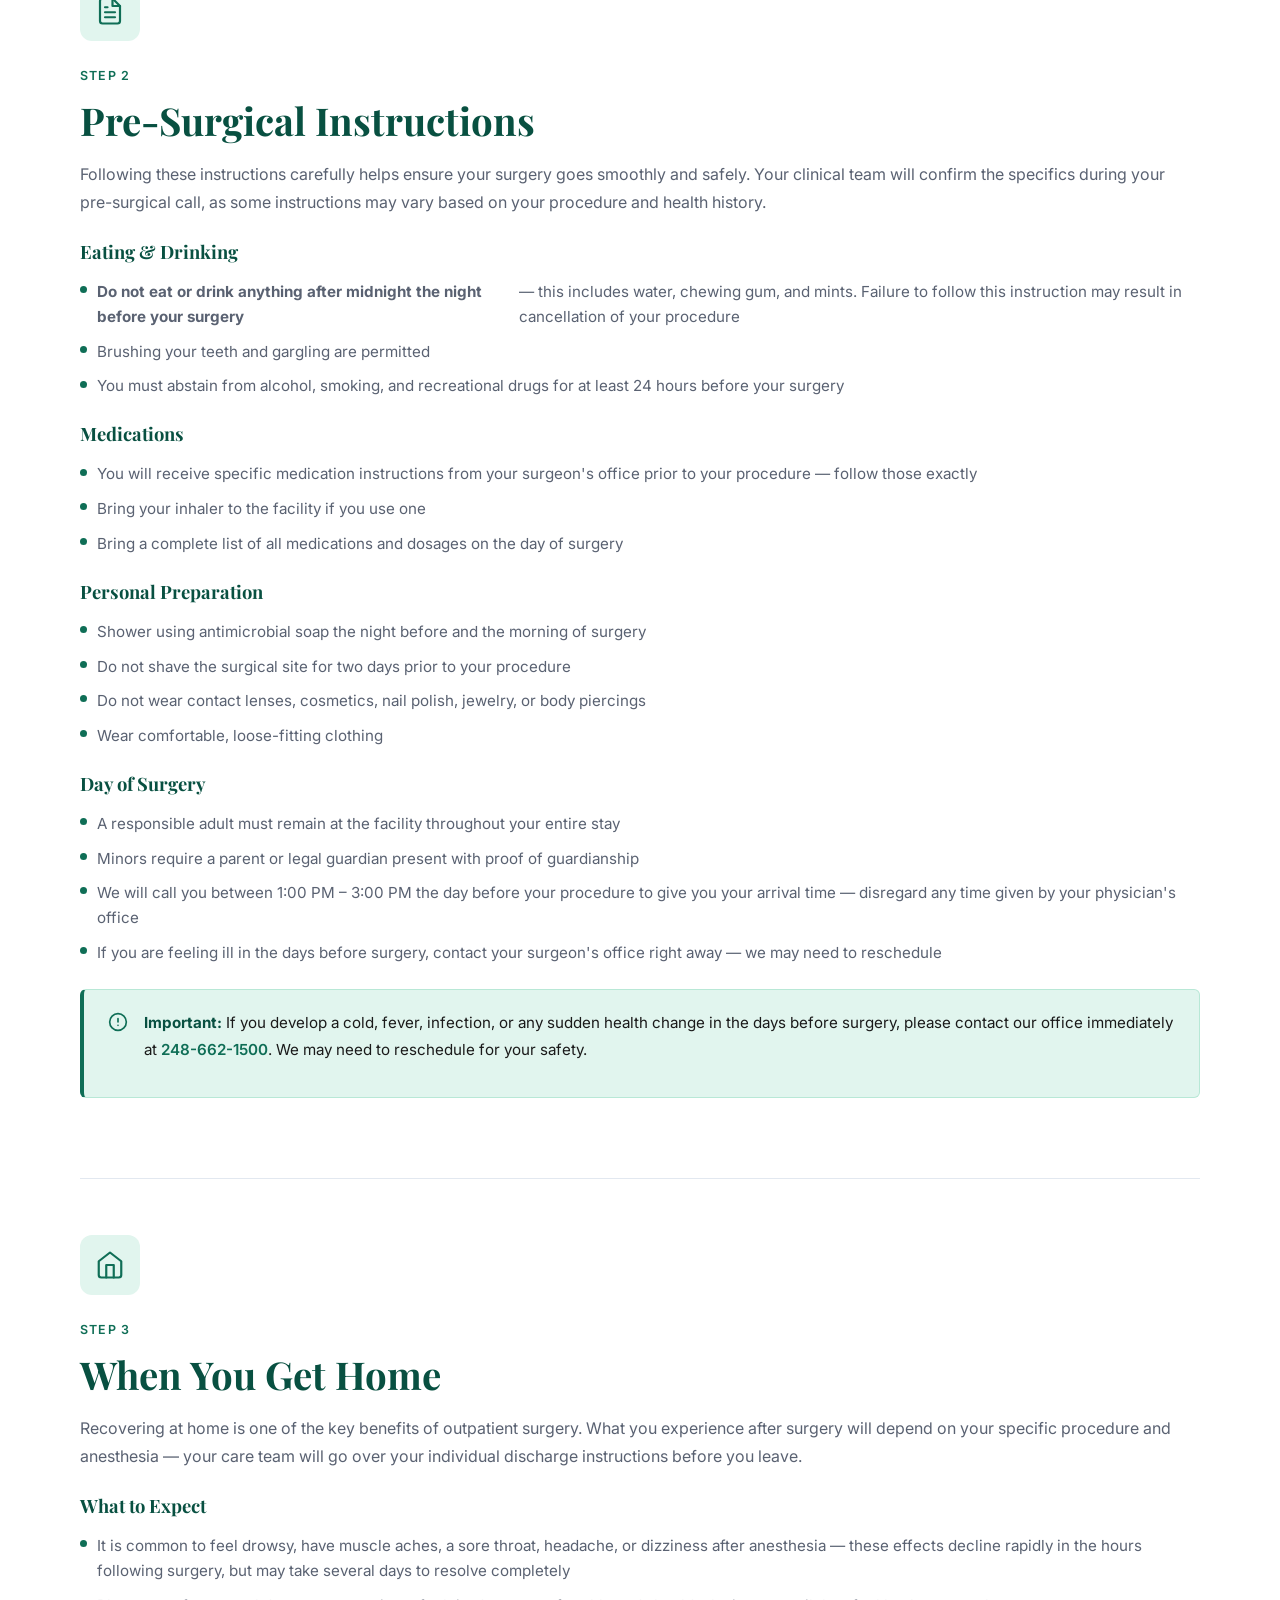
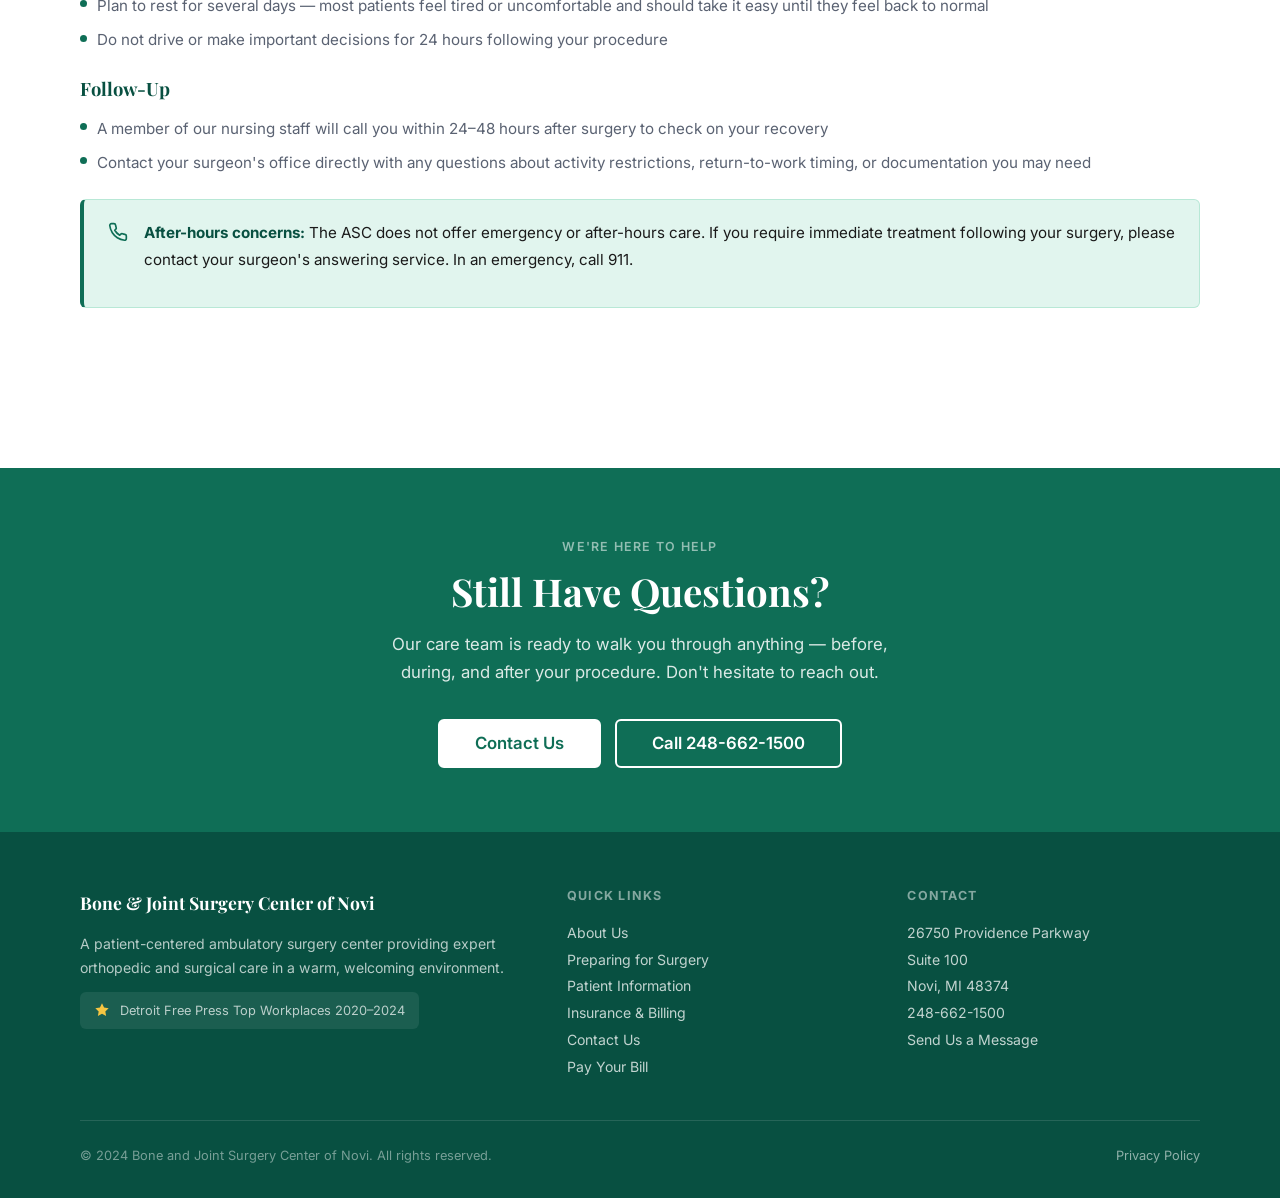
<file: preparing.html>
<!DOCTYPE html>
<html lang="en">
<head>
  <meta charset="UTF-8" />
  <meta name="viewport" content="width=device-width, initial-scale=1.0" />
  <title>Preparing for Surgery | Bone &amp; Joint Surgery Center of Novi</title>
  <meta name="description" content="Everything you need to know to prepare for your procedure at ASC Novi — pre-surgical phone call, day-of instructions, and at-home recovery guidance." />
  <link rel="preconnect" href="https://fonts.googleapis.com" />
  <link rel="preconnect" href="https://fonts.gstatic.com" crossorigin />
  <link href="https://fonts.googleapis.com/css2?family=Inter:wght@400;500;600;700&family=Playfair+Display:ital,wght@0,700;1,400&display=swap" rel="stylesheet" />
  <link rel="stylesheet" href="styles.css" />
</head>
<body>

  <div id="nav-root"></div>

  <!-- Page Hero -->
  <section class="page-hero">
    <div class="container">
      <span class="section-label">Be Ready, Be Confident</span>
      <h1>Preparing for Surgery</h1>
      <p>We know that preparing for a procedure can feel overwhelming. Our team is here to walk you through every step — so you arrive informed, prepared, and at ease.</p>
    </div>
  </section>

  <!-- Global Callout -->
  <div class="section section--accent" style="padding-block:1.75rem;">
    <div class="container">
      <div class="callout-box" style="margin:0;">
        <svg xmlns="http://www.w3.org/2000/svg" width="22" height="22" viewBox="0 0 24 24" fill="none" stroke="currentColor" stroke-width="2" stroke-linecap="round" stroke-linejoin="round" aria-hidden="true">
          <path d="M22 16.92v3a2 2 0 0 1-2.18 2 19.79 19.79 0 0 1-8.63-3.07 19.5 19.5 0 0 1-6-6 19.79 19.79 0 0 1-3.07-8.67A2 2 0 0 1 4.11 2h3a2 2 0 0 1 2 1.72 12.84 12.84 0 0 0 .7 2.81 2 2 0 0 1-.45 2.11L8.09 9.91a16 16 0 0 0 6 6l1.27-1.27a2 2 0 0 1 2.11-.45 12.84 12.84 0 0 0 2.81.7A2 2 0 0 1 22 16.92z"/>
        </svg>
        <p><strong>Questions before your procedure?</strong> Call us anytime at <a href="tel:2486621500" style="color:var(--color-primary);font-weight:600;">248-662-1500</a>. Our clinical team is happy to help — no question is too small.</p>
      </div>
    </div>
  </div>

  <!-- Main Content -->
  <section class="section section--white" style="padding-top:0;">
    <div class="container">

      <!-- Section 1: Pre-Surgical Phone Call -->
      <div class="prep-section" id="pre-surgical-call">
        <div class="prep-icon" aria-hidden="true">
          <svg xmlns="http://www.w3.org/2000/svg" viewBox="0 0 24 24" fill="none" stroke="currentColor" stroke-width="1.75" stroke-linecap="round" stroke-linejoin="round">
            <path d="M22 16.92v3a2 2 0 0 1-2.18 2 19.79 19.79 0 0 1-8.63-3.07 19.5 19.5 0 0 1-6-6 19.79 19.79 0 0 1-3.07-8.67A2 2 0 0 1 4.11 2h3a2 2 0 0 1 2 1.72 12.84 12.84 0 0 0 .7 2.81 2 2 0 0 1-.45 2.11L8.09 9.91a16 16 0 0 0 6 6l1.27-1.27a2 2 0 0 1 2.11-.45 12.84 12.84 0 0 0 2.81.7A2 2 0 0 1 22 16.92z"/>
          </svg>
        </div>
        <div class="prep-content">
          <span class="section-label">Step 1</span>
          <h2>Pre-Surgical Phone Call</h2>
          <p>A nurse will call you approximately one week before your surgery. This call is an important part of your care — please plan to be available for it. If you have not heard from us <strong>three business days before your procedure</strong>, please call us at <a href="tel:2486621500" style="color:var(--color-primary);font-weight:600;">248-662-1500</a>. Patients under 18 require a parent or guardian on the call.</p>
          <p>During this call, the nurse will gather information about:</p>
          <ul>
            <li>Your current health status, cardiac or breathing conditions, diabetes, and medication use</li>
            <li>Your surgical history, any prior anesthesia reactions, and existing implants</li>
            <li>All current prescriptions, supplements, and over-the-counter medications</li>
            <li>Drug, food, latex, and adhesive allergies</li>
            <li>Any special needs and your preferred contact numbers</li>
          </ul>
          <p>We will also provide your surgical preparation instructions and answer any questions you have.</p>

          <div class="callout-box" style="background:#fff3cd;border-color:#e6a817;border-left-color:#c8860a;">
            <svg xmlns="http://www.w3.org/2000/svg" width="22" height="22" viewBox="0 0 24 24" fill="none" stroke="#c8860a" stroke-width="2" stroke-linecap="round" stroke-linejoin="round" aria-hidden="true">
              <path d="M10.29 3.86L1.82 18a2 2 0 0 0 1.71 3h16.94a2 2 0 0 0 1.71-3L13.71 3.86a2 2 0 0 0-3.42 0z"/><line x1="12" y1="9" x2="12" y2="13"/><line x1="12" y1="17" x2="12.01" y2="17"/>
            </svg>
            <p style="color:#7a4f00;"><strong>Important:</strong> If you have a pacemaker, defibrillator, or are on kidney dialysis, please contact us <strong>immediately</strong> at <a href="tel:2486621500" style="color:#7a4f00;font-weight:700;">248-662-1500</a>.</p>
          </div>

          <div class="passport-box">
            <div>
              <h4>Register with One Medical Passport</h4>
              <p>Many of our patients use One Medical Passport to securely share their health information with our clinical team before surgery. It's free, easy, and helps us prepare for your visit.</p>
            </div>
            <a href="https://www.onemedicalpassport.com/?fid=604" target="_blank" rel="noopener noreferrer" class="btn btn-white">
              Register Now
              <svg xmlns="http://www.w3.org/2000/svg" width="14" height="14" viewBox="0 0 24 24" fill="none" stroke="currentColor" stroke-width="2.5" stroke-linecap="round" stroke-linejoin="round" aria-hidden="true"><line x1="7" y1="17" x2="17" y2="7"/><polyline points="7 7 17 7 17 17"/></svg>
            </a>
          </div>
        </div>
      </div>

      <!-- Section 2: Pre-Surgical Instructions -->
      <div class="prep-section" id="pre-surgical-instructions">
        <div class="prep-icon" aria-hidden="true">
          <svg xmlns="http://www.w3.org/2000/svg" viewBox="0 0 24 24" fill="none" stroke="currentColor" stroke-width="1.75" stroke-linecap="round" stroke-linejoin="round">
            <path d="M14 2H6a2 2 0 0 0-2 2v16a2 2 0 0 0 2 2h12a2 2 0 0 0 2-2V8z"/>
            <polyline points="14 2 14 8 20 8"/>
            <line x1="16" y1="13" x2="8" y2="13"/>
            <line x1="16" y1="17" x2="8" y2="17"/>
            <polyline points="10 9 9 9 8 9"/>
          </svg>
        </div>
        <div class="prep-content">
          <span class="section-label">Step 2</span>
          <h2>Pre-Surgical Instructions</h2>
          <p>Following these instructions carefully helps ensure your surgery goes smoothly and safely. Your clinical team will confirm the specifics during your pre-surgical call, as some instructions may vary based on your procedure and health history.</p>

          <h4 style="color:var(--color-primary-dark);margin-top:1.5rem;margin-bottom:.5rem;">Eating &amp; Drinking</h4>
          <ul>
            <li><strong>Do not eat or drink anything after midnight the night before your surgery</strong> — this includes water, chewing gum, and mints. Failure to follow this instruction may result in cancellation of your procedure</li>
            <li>Brushing your teeth and gargling are permitted</li>
            <li>You must abstain from alcohol, smoking, and recreational drugs for at least 24 hours before your surgery</li>
          </ul>

          <h4 style="color:var(--color-primary-dark);margin-top:1.5rem;margin-bottom:.5rem;">Medications</h4>
          <ul>
            <li>You will receive specific medication instructions from your surgeon's office prior to your procedure — follow those exactly</li>
            <li>Bring your inhaler to the facility if you use one</li>
            <li>Bring a complete list of all medications and dosages on the day of surgery</li>
          </ul>

          <h4 style="color:var(--color-primary-dark);margin-top:1.5rem;margin-bottom:.5rem;">Personal Preparation</h4>
          <ul>
            <li>Shower using antimicrobial soap the night before and the morning of surgery</li>
            <li>Do not shave the surgical site for two days prior to your procedure</li>
            <li>Do not wear contact lenses, cosmetics, nail polish, jewelry, or body piercings</li>
            <li>Wear comfortable, loose-fitting clothing</li>
          </ul>

          <h4 style="color:var(--color-primary-dark);margin-top:1.5rem;margin-bottom:.5rem;">Day of Surgery</h4>
          <ul>
            <li>A responsible adult must remain at the facility throughout your entire stay</li>
            <li>Minors require a parent or legal guardian present with proof of guardianship</li>
            <li>We will call you between 1:00 PM – 3:00 PM the day before your procedure to give you your arrival time — disregard any time given by your physician's office</li>
            <li>If you are feeling ill in the days before surgery, contact your surgeon's office right away — we may need to reschedule</li>
          </ul>

          <div class="callout-box" style="margin-top:1.5rem;">
            <svg xmlns="http://www.w3.org/2000/svg" width="20" height="20" viewBox="0 0 24 24" fill="none" stroke="currentColor" stroke-width="2" stroke-linecap="round" stroke-linejoin="round" aria-hidden="true">
              <circle cx="12" cy="12" r="10"/><line x1="12" y1="8" x2="12" y2="12"/><line x1="12" y1="16" x2="12.01" y2="16"/>
            </svg>
            <p><strong>Important:</strong> If you develop a cold, fever, infection, or any sudden health change in the days before surgery, please contact our office immediately at <a href="tel:2486621500" style="color:var(--color-primary);font-weight:600;">248-662-1500</a>. We may need to reschedule for your safety.</p>
          </div>
        </div>
      </div>

      <!-- Section 3: When You Get Home -->
      <div class="prep-section" id="when-you-get-home">
        <div class="prep-icon" aria-hidden="true">
          <svg xmlns="http://www.w3.org/2000/svg" viewBox="0 0 24 24" fill="none" stroke="currentColor" stroke-width="1.75" stroke-linecap="round" stroke-linejoin="round">
            <path d="M3 9l9-7 9 7v11a2 2 0 0 1-2 2H5a2 2 0 0 1-2-2z"/>
            <polyline points="9 22 9 12 15 12 15 22"/>
          </svg>
        </div>
        <div class="prep-content">
          <span class="section-label">Step 3</span>
          <h2>When You Get Home</h2>
          <p>Recovering at home is one of the key benefits of outpatient surgery. What you experience after surgery will depend on your specific procedure and anesthesia — your care team will go over your individual discharge instructions before you leave.</p>

          <h4 style="color:var(--color-primary-dark);margin-top:1.5rem;margin-bottom:.5rem;">What to Expect</h4>
          <ul>
            <li>It is common to feel drowsy, have muscle aches, a sore throat, headache, or dizziness after anesthesia — these effects decline rapidly in the hours following surgery, but may take several days to resolve completely</li>
            <li>Plan to rest for several days — most patients feel tired or uncomfortable and should take it easy until they feel back to normal</li>
            <li>Do not drive or make important decisions for 24 hours following your procedure</li>
          </ul>

          <h4 style="color:var(--color-primary-dark);margin-top:1.5rem;margin-bottom:.5rem;">Follow-Up</h4>
          <ul>
            <li>A member of our nursing staff will call you within 24–48 hours after surgery to check on your recovery</li>
            <li>Contact your surgeon's office directly with any questions about activity restrictions, return-to-work timing, or documentation you may need</li>
          </ul>

          <div class="callout-box" style="margin-top:1.5rem;">
            <svg xmlns="http://www.w3.org/2000/svg" width="20" height="20" viewBox="0 0 24 24" fill="none" stroke="currentColor" stroke-width="2" stroke-linecap="round" stroke-linejoin="round" aria-hidden="true">
              <path d="M22 16.92v3a2 2 0 0 1-2.18 2 19.79 19.79 0 0 1-8.63-3.07 19.5 19.5 0 0 1-6-6 19.79 19.79 0 0 1-3.07-8.67A2 2 0 0 1 4.11 2h3a2 2 0 0 1 2 1.72 12.84 12.84 0 0 0 .7 2.81 2 2 0 0 1-.45 2.11L8.09 9.91a16 16 0 0 0 6 6l1.27-1.27a2 2 0 0 1 2.11-.45 12.84 12.84 0 0 0 2.81.7A2 2 0 0 1 22 16.92z"/>
            </svg>
            <p><strong>After-hours concerns:</strong> The ASC does not offer emergency or after-hours care. If you require immediate treatment following your surgery, please contact your surgeon's answering service. In an emergency, call 911.</p>
          </div>
        </div>
      </div>

    </div>
  </section>

  <!-- CTA Banner -->
  <section class="cta-banner">
    <div class="container">
      <span class="section-label" style="color:rgba(255,255,255,.55);">We're Here to Help</span>
      <h2>Still Have Questions?</h2>
      <p>Our care team is ready to walk you through anything — before, during, and after your procedure. Don't hesitate to reach out.</p>
      <div class="btn-group">
        <a href="contact.html" class="btn btn-white btn-lg">Contact Us</a>
        <a href="tel:2486621500" class="btn btn-white-outline btn-lg">Call 248-662-1500</a>
      </div>
    </div>
  </section>

  <!-- Footer -->
  <footer class="site-footer" role="contentinfo">
    <div class="container">
      <div class="footer-grid">
        <div class="footer-brand">
          <div class="logo">Bone &amp; Joint Surgery Center of Novi</div>
          <p>A patient-centered ambulatory surgery center providing expert orthopedic and surgical care in a warm, welcoming environment.</p>
          <div class="footer-award">
            <svg xmlns="http://www.w3.org/2000/svg" width="16" height="16" viewBox="0 0 24 24" fill="currentColor" aria-hidden="true">
              <polygon points="12 2 15.09 8.26 22 9.27 17 14.14 18.18 21.02 12 17.77 5.82 21.02 7 14.14 2 9.27 8.91 8.26 12 2"/>
            </svg>
            Detroit Free Press Top Workplaces 2020–2024
          </div>
        </div>
        <div class="footer-col">
          <h5>Quick Links</h5>
          <a href="about.html">About Us</a>
          <a href="preparing.html">Preparing for Surgery</a>
          <a href="patients.html">Patient Information</a>
          <a href="billing.html">Insurance &amp; Billing</a>
          <a href="contact.html">Contact Us</a>
          <a href="https://secure.epayhealthcare.com/bjn568epay" target="_blank" rel="noopener noreferrer">Pay Your Bill</a>
        </div>
        <div class="footer-col">
          <h5>Contact</h5>
          <address>
            26750 Providence Parkway<br />
            Suite 100<br />
            Novi, MI 48374
          </address>
          <a href="tel:2486621500">248-662-1500</a>
          <a href="contact.html">Send Us a Message</a>
        </div>
      </div>
      <div class="footer-bottom">
        <p>&copy; 2024 Bone and Joint Surgery Center of Novi. All rights reserved.</p>
        <a href="contact.html">Privacy Policy</a>
      </div>
    </div>
  </footer>

  <script src="nav.js"></script>
</body>
</html>
</file>
<file: styles.css>
/* ============================================================
   ASC Novi — Shared Stylesheet
   ============================================================ */

/* --- Custom Properties --- */
:root {
  --color-primary:      #0F6E56;
  --color-primary-dark: #085041;
  --color-primary-mid:  #0d5f4a;
  --color-accent:       #E1F5EE;
  --color-accent-border:#b8e8d6;
  --color-bg:           #F5F5F5;
  --color-surface:      #FFFFFF;
  --color-text:         #1A1A1A;
  --color-text-muted:   #5a6272;
  --color-border:       #e2e8f0;
  --color-nav-height:   112px;

  --font-body:    'Inter', system-ui, sans-serif;
  --font-heading: 'Playfair Display', Georgia, serif;

  --radius-sm:  6px;
  --radius-md:  12px;
  --radius-lg:  20px;

  --shadow-card: 0 1px 4px rgba(0,0,0,.07), 0 2px 12px rgba(0,0,0,.05);
  --transition:  .22s ease;
}

/* --- Reset --- */
*, *::before, *::after { box-sizing: border-box; margin: 0; padding: 0; }
html { scroll-behavior: smooth; font-size: 16px; }
body {
  font-family: var(--font-body);
  color: var(--color-text);
  background: var(--color-bg);
  line-height: 1.65;
  -webkit-font-smoothing: antialiased;
}
img, video { display: block; max-width: 100%; }
a { color: inherit; text-decoration: none; }
ul { list-style: none; }
button { cursor: pointer; font-family: inherit; }

/* --- Typography --- */
h1, h2, h3, h4, h5 {
  font-family: var(--font-heading);
  line-height: 1.25;
  color: var(--color-text);
}
h1 { font-size: clamp(2rem, 5vw, 3.4rem); }
h2 { font-size: clamp(1.6rem, 3.5vw, 2.4rem); }
h3 { font-size: clamp(1.2rem, 2.5vw, 1.6rem); }
h4 { font-size: 1.15rem; }
p  { font-size: 1rem; }

.section-label {
  display: inline-block;
  font-size: .78rem;
  font-weight: 600;
  letter-spacing: .1em;
  text-transform: uppercase;
  color: var(--color-primary);
  margin-bottom: .6rem;
}

/* --- Layout Utilities --- */
.container {
  width: 100%;
  max-width: 1160px;
  margin-inline: auto;
  padding-inline: 1.25rem;
}
.section { padding-block: 5rem; }
.section--tinted { background: var(--color-bg); }
.section--white  { background: var(--color-surface); }
.section--accent { background: var(--color-accent); }
.section--dark   { background: var(--color-primary-dark); color: #fff; }

.text-center { text-align: center; }
.mt-1 { margin-top: .5rem; }
.mt-2 { margin-top: 1rem; }
.mt-3 { margin-top: 1.5rem; }
.mt-4 { margin-top: 2rem; }
.mb-1 { margin-bottom: .5rem; }
.mb-2 { margin-bottom: 1rem; }
.mb-3 { margin-bottom: 1.5rem; }

/* --- Buttons --- */
.btn {
  display: inline-flex;
  align-items: center;
  gap: .45rem;
  padding: .72rem 1.6rem;
  border-radius: var(--radius-sm);
  font-size: .95rem;
  font-weight: 600;
  font-family: var(--font-body);
  border: 2px solid transparent;
  transition: background var(--transition), color var(--transition), border-color var(--transition);
  line-height: 1;
  white-space: nowrap;
}
.btn-primary {
  background: var(--color-primary);
  color: #fff;
  border-color: var(--color-primary);
}
.btn-primary:hover {
  background: var(--color-primary-dark);
  border-color: var(--color-primary-dark);
}
.btn-outline {
  background: transparent;
  color: var(--color-primary);
  border-color: var(--color-primary);
}
.btn-outline:hover {
  background: var(--color-primary);
  color: #fff;
}
.btn-white {
  background: #fff;
  color: var(--color-primary);
  border-color: #fff;
}
.btn-white:hover {
  background: var(--color-accent);
}
.btn-white-outline {
  background: transparent;
  color: #fff;
  border-color: #fff;
}
.btn-white-outline:hover {
  background: rgba(255,255,255,.12);
}
.btn-sm {
  padding: .5rem 1.1rem;
  font-size: .85rem;
}
.btn-lg {
  padding: .9rem 2.2rem;
  font-size: 1.05rem;
}

/* ============================================================
   NAVIGATION
   ============================================================ */
#site-nav {
  position: sticky;
  top: 0;
  z-index: 1000;
  background: var(--color-surface);
  border-bottom: 1px solid var(--color-border);
  height: var(--color-nav-height);
  transition: box-shadow var(--transition);
}
#site-nav.scrolled {
  box-shadow: 0 2px 16px rgba(0,0,0,.08);
}
.nav-inner {
  display: flex;
  align-items: center;
  justify-content: space-between;
  height: 100%;
  gap: 1rem;
}
.nav-logo {
  display: flex;
  align-items: center;
  flex-shrink: 0;
  line-height: 1;
}
.nav-logo-img {
  display: block;
  height: 90px;
  width: auto;
}
.nav-links {
  display: flex;
  align-items: center;
  gap: .1rem;
  flex: 1;
  justify-content: center;
}
.nav-links a {
  font-size: .85rem;
  font-weight: 500;
  color: var(--color-text);
  padding: .4rem .65rem;
  border-radius: var(--radius-sm);
  transition: color var(--transition), background var(--transition);
  white-space: nowrap;
}
.nav-links a:hover,
.nav-links a.active {
  color: var(--color-primary);
  background: var(--color-accent);
}
.nav-right {
  display: flex;
  align-items: center;
  gap: .75rem;
  flex-shrink: 0;
}
.nav-phone {
  font-size: .85rem;
  font-weight: 600;
  color: var(--color-primary);
  white-space: nowrap;
}
.nav-phone svg { vertical-align: middle; margin-right: .2rem; }
.nav-hamburger {
  display: none;
  flex-direction: column;
  gap: 5px;
  background: none;
  border: none;
  padding: .4rem;
  margin-left: .5rem;
}
.nav-hamburger span {
  display: block;
  width: 22px;
  height: 2px;
  background: var(--color-text);
  border-radius: 2px;
  transition: transform var(--transition), opacity var(--transition);
}
/* gap:6 + height:2.5 → centre offset = (6 + 2.5) / 2 = 4.25 ≈ 8.5px total */
.nav-hamburger.open span:nth-child(1) { transform: translateY(8.5px) rotate(45deg); }
.nav-hamburger.open span:nth-child(2) { opacity: 0; transform: scaleX(0); }
.nav-hamburger.open span:nth-child(3) { transform: translateY(-8.5px) rotate(-45deg); }

.nav-mobile-menu {
  display: none;
  position: absolute;
  top: var(--color-nav-height);
  left: 0;
  right: 0;
  background: var(--color-surface);
  border-bottom: 1px solid var(--color-border);
  padding: 1rem 1.25rem 1.5rem;
  z-index: 999;
}
.nav-mobile-menu.open { display: block; }
.nav-mobile-menu a {
  display: block;
  font-size: .95rem;
  font-weight: 500;
  padding: .7rem 0;
  border-bottom: 1px solid var(--color-border);
  color: var(--color-text);
}
.nav-mobile-menu a:last-child { border-bottom: none; }
.nav-mobile-menu a:hover { color: var(--color-primary); }
.nav-mobile-bottom {
  margin-top: 1rem;
  display: flex;
  align-items: center;
  justify-content: space-between;
}
.nav-mobile-phone {
  font-weight: 600;
  color: var(--color-primary);
  font-size: .9rem;
}

/* ============================================================
   HERO
   ============================================================ */
.hero {
  position: relative;
  height: calc(100vh - var(--color-nav-height));
  min-height: 520px;
  max-height: 860px;
  overflow: hidden;
  display: flex;
  align-items: center;
}
.hero-media {
  position: absolute;
  inset: 0;
  z-index: 0;
}
.hero-media video,
.hero-media img {
  width: 100%;
  height: 100%;
  object-fit: cover;
  object-position: center 30%;
}
.hero-overlay {
  position: absolute;
  inset: 0;
  background: linear-gradient(105deg, rgba(8,80,65,.78) 0%, rgba(8,80,65,.45) 60%, rgba(0,0,0,.2) 100%);
  z-index: 1;
}
.hero-content {
  position: relative;
  z-index: 2;
  color: #fff;
  max-width: 680px;
}
.hero-content h1 {
  color: #fff;
  font-size: clamp(2.2rem, 6vw, 3.8rem);
  margin-bottom: 1rem;
  text-shadow: 0 2px 12px rgba(0,0,0,.2);
}
.hero-content p {
  font-size: clamp(.95rem, 2vw, 1.2rem);
  color: rgba(255,255,255,.9);
  margin-bottom: 2rem;
  max-width: 520px;
  line-height: 1.7;
}
.hero-btns { display: flex; flex-wrap: wrap; gap: .85rem; }

/* ============================================================
   CARDS
   ============================================================ */
.card {
  background: var(--color-surface);
  border: 1px solid var(--color-border);
  border-radius: var(--radius-md);
  padding: 2rem 1.75rem;
  transition: box-shadow var(--transition);
}
.card:hover { box-shadow: var(--shadow-card); }

.card-icon {
  width: 52px;
  height: 52px;
  border-radius: var(--radius-sm);
  background: var(--color-accent);
  display: flex;
  align-items: center;
  justify-content: center;
  margin-bottom: 1.25rem;
  color: var(--color-primary);
}
.card-icon svg { width: 26px; height: 26px; }

.grid-3 { display: grid; grid-template-columns: repeat(3, 1fr); gap: 1.5rem; }
.grid-2 { display: grid; grid-template-columns: repeat(2, 1fr); gap: 1.5rem; }
.grid-auto { display: grid; grid-template-columns: repeat(auto-fit, minmax(280px, 1fr)); gap: 1.5rem; }

/* ============================================================
   SECTION HEADERS
   ============================================================ */
.section-header {
  margin-bottom: 3rem;
}
.section-header.centered {
  text-align: center;
  max-width: 640px;
  margin-inline: auto;
  margin-bottom: 3rem;
}
.section-header h2 { margin-top: .4rem; }
.section-header p {
  margin-top: .85rem;
  color: var(--color-text-muted);
  font-size: 1.05rem;
  line-height: 1.7;
}

/* ============================================================
   MISSION BLOCK
   ============================================================ */
.mission-block {
  max-width: 720px;
  margin-inline: auto;
  text-align: center;
}
.mission-block blockquote {
  font-family: var(--font-heading);
  font-size: clamp(1.2rem, 2.5vw, 1.6rem);
  color: var(--color-primary-dark);
  line-height: 1.55;
  border-left: none;
  padding: 0;
  font-style: italic;
}
.mission-block blockquote::before { content: "\201C"; }
.mission-block blockquote::after  { content: "\201D"; }
.mission-block p {
  margin-top: 1.25rem;
  color: var(--color-text-muted);
  font-size: 1.05rem;
}

/* ============================================================
   TIMELINE (Preparing for Surgery — Home)
   ============================================================ */
.timeline {
  display: grid;
  grid-template-columns: repeat(3, 1fr);
  gap: 0;
  position: relative;
}
.timeline::before {
  content: '';
  position: absolute;
  top: 36px;
  left: calc(16.67% + 26px);
  right: calc(16.67% + 26px);
  height: 2px;
  background: var(--color-accent-border);
}
.timeline-step {
  text-align: center;
  padding: 1.5rem 1.25rem 2rem;
  position: relative;
}
.timeline-num {
  width: 52px;
  height: 52px;
  border-radius: 50%;
  background: var(--color-primary);
  color: #fff;
  font-weight: 700;
  font-size: 1.15rem;
  display: flex;
  align-items: center;
  justify-content: center;
  margin: 0 auto 1.25rem;
  position: relative;
  z-index: 1;
  border: 3px solid var(--color-surface);
  box-shadow: 0 0 0 3px var(--color-primary);
}
.timeline-step h4 { margin-bottom: .5rem; color: var(--color-primary-dark); }
.timeline-step p { font-size: .9rem; color: var(--color-text-muted); }
.timeline-step a {
  display: inline-flex;
  align-items: center;
  gap: .3rem;
  font-size: .85rem;
  font-weight: 600;
  color: var(--color-primary);
  margin-top: .75rem;
}
.timeline-step a:hover { text-decoration: underline; }

/* ============================================================
   SURGEON CARDS
   ============================================================ */
.surgeon-card {
  background: var(--color-surface);
  border: 1px solid var(--color-border);
  border-radius: var(--radius-md);
  overflow: hidden;
  transition: box-shadow var(--transition);
}
.surgeon-card:hover { box-shadow: var(--shadow-card); }
.surgeon-card img {
  width: 100%;
  height: 260px;
  object-fit: cover;
  object-position: center top;
  background: var(--color-bg);
}
.surgeon-card-photo-blank {
  width: 100%;
  height: 260px;
  background: var(--color-bg);
}
.surgeon-card-body {
  padding: 1.25rem 1.5rem 1.5rem;
}
.surgeon-card-body h4 { font-size: 1.15rem; color: var(--color-primary-dark); }
.surgeon-card-body .specialty {
  font-size: .82rem;
  font-weight: 600;
  letter-spacing: .06em;
  text-transform: uppercase;
  color: var(--color-primary);
  margin-top: .25rem;
}
.surgeon-card-body p {
  font-size: .9rem;
  color: var(--color-text-muted);
  margin-top: .5rem;
}

/* ============================================================
   AWARD CALLOUT
   ============================================================ */
.award-callout {
  background: var(--color-accent);
  border: 1px solid var(--color-accent-border);
  border-radius: var(--radius-lg);
  padding: 2.5rem 2rem;
  display: flex;
  align-items: center;
  gap: 2rem;
  flex-wrap: wrap;
}
.award-badge {
  width: 90px;
  height: 90px;
  border-radius: 50%;
  background: var(--color-primary);
  color: #fff;
  display: flex;
  flex-direction: column;
  align-items: center;
  justify-content: center;
  text-align: center;
  flex-shrink: 0;
  font-size: .65rem;
  font-weight: 700;
  letter-spacing: .03em;
  padding: .5rem;
  line-height: 1.3;
}
.award-badge .years { font-size: 1.4rem; font-family: var(--font-heading); line-height: 1; }
.award-content h3 { color: var(--color-primary-dark); }
.award-content p { color: var(--color-text-muted); margin-top: .4rem; font-size: .95rem; }

/* ============================================================
   CTA BANNER
   ============================================================ */
.cta-banner {
  background: var(--color-primary);
  color: #fff;
  padding-block: 4rem;
  text-align: center;
}
.cta-banner h2 { color: #fff; margin-bottom: 1rem; }
.cta-banner p { color: rgba(255,255,255,.85); font-size: 1.05rem; margin-bottom: 2rem; max-width: 540px; margin-inline: auto; margin-bottom: 2rem; }
.cta-banner .btn-group { display: flex; flex-wrap: wrap; justify-content: center; gap: .85rem; }

/* ============================================================
   FOOTER
   ============================================================ */
.site-footer {
  background: var(--color-primary-dark);
  color: #fff;
  padding-block: 3.5rem 2rem;
}
.footer-grid {
  display: grid;
  grid-template-columns: 1.5fr 1fr 1fr;
  gap: 3rem;
  margin-bottom: 2.5rem;
}
.footer-brand .logo {
  font-family: var(--font-heading);
  font-size: 1.1rem;
  font-weight: 700;
  color: #fff;
  margin-bottom: .9rem;
}
.footer-brand p { font-size: .88rem; color: rgba(255,255,255,.7); line-height: 1.7; }
.footer-col h5 {
  font-family: var(--font-body);
  font-size: .78rem;
  font-weight: 700;
  letter-spacing: .1em;
  text-transform: uppercase;
  color: rgba(255,255,255,.5);
  margin-bottom: 1rem;
}
.footer-col a, .footer-col p, .footer-col address {
  font-size: .88rem;
  color: rgba(255,255,255,.75);
  line-height: 1.9;
  font-style: normal;
  display: block;
}
.footer-col a:hover { color: #fff; }
.footer-award {
  display: inline-flex;
  align-items: center;
  gap: .6rem;
  background: rgba(255,255,255,.08);
  border-radius: var(--radius-sm);
  padding: .5rem .9rem;
  margin-top: .75rem;
  font-size: .8rem;
  color: rgba(255,255,255,.7);
}
.footer-award svg { color: #f5c542; flex-shrink: 0; }
.footer-bottom {
  border-top: 1px solid rgba(255,255,255,.12);
  padding-top: 1.5rem;
  display: flex;
  align-items: center;
  justify-content: space-between;
  flex-wrap: wrap;
  gap: .75rem;
}
.footer-bottom p { font-size: .8rem; color: rgba(255,255,255,.45); }
.footer-bottom a { color: rgba(255,255,255,.55); font-size: .8rem; }
.footer-bottom a:hover { color: #fff; }

/* ============================================================
   PAGE HEROES (inner pages)
   ============================================================ */
.page-hero {
  background: var(--color-primary);
  color: #fff;
  padding-block: 3.5rem 3rem;
}
.page-hero .section-label { color: rgba(255,255,255,.6); }
.page-hero h1 { color: #fff; font-size: clamp(1.8rem, 4vw, 2.8rem); margin-top: .3rem; }
.page-hero p { color: rgba(255,255,255,.85); margin-top: .75rem; font-size: 1.05rem; max-width: 580px; }

/* ============================================================
   ABOUT PAGE — TABS
   ============================================================ */
.tab-nav {
  display: flex;
  gap: .25rem;
  border-bottom: 2px solid var(--color-border);
  margin-bottom: 2.5rem;
  overflow-x: auto;
  scrollbar-width: none;
}
.tab-nav::-webkit-scrollbar { display: none; }
.tab-btn {
  padding: .75rem 1.4rem;
  font-size: .9rem;
  font-weight: 600;
  color: var(--color-text-muted);
  background: none;
  border: none;
  border-bottom: 2px solid transparent;
  margin-bottom: -2px;
  transition: color var(--transition), border-color var(--transition);
  white-space: nowrap;
  font-family: var(--font-body);
}
.tab-btn:hover { color: var(--color-primary); }
.tab-btn.active { color: var(--color-primary); border-bottom-color: var(--color-primary); }

.tab-panel { display: none; }
.tab-panel.active { display: block; }

.facility-grid {
  display: grid;
  grid-template-columns: 1fr 1fr;
  gap: 2.5rem;
  align-items: center;
}
.facility-grid img {
  border-radius: var(--radius-md);
  width: 100%;
  height: 340px;
  object-fit: cover;
}
.facility-text h3 { color: var(--color-primary-dark); margin-bottom: 1rem; }
.facility-text p { color: var(--color-text-muted); margin-bottom: .85rem; line-height: 1.75; }

.leader-card {
  display: flex;
  gap: 1.25rem;
  align-items: flex-start;
  padding: 1.5rem;
  border: 1px solid var(--color-border);
  border-radius: var(--radius-md);
  background: var(--color-surface);
}
.leader-avatar {
  width: 68px;
  height: 68px;
  border-radius: 50%;
  object-fit: cover;
  flex-shrink: 0;
  background: var(--color-accent);
}
.leader-info h4 { color: var(--color-primary-dark); }
.leader-info .role {
  font-size: .82rem;
  font-weight: 600;
  color: var(--color-primary);
  text-transform: uppercase;
  letter-spacing: .06em;
  margin: .2rem 0 .5rem;
}
.leader-info p { font-size: .88rem; color: var(--color-text-muted); }

/* ============================================================
   PREPARING PAGE
   ============================================================ */
.prep-section {
  padding-block: 3.5rem;
  border-bottom: 1px solid var(--color-border);
}
.prep-section:last-of-type { border-bottom: none; }
.prep-icon {
  width: 60px;
  height: 60px;
  border-radius: var(--radius-md);
  background: var(--color-accent);
  display: flex;
  align-items: center;
  justify-content: center;
  margin-bottom: 1.25rem;
  color: var(--color-primary);
}
.prep-icon svg { width: 30px; height: 30px; }
.prep-content h2 { margin-bottom: 1rem; color: var(--color-primary-dark); }
.prep-content p { color: var(--color-text-muted); margin-bottom: .85rem; line-height: 1.75; }
.prep-content ul {
  list-style: none;
  margin: 1rem 0;
}
.prep-content ul li {
  display: flex;
  gap: .65rem;
  align-items: flex-start;
  margin-bottom: .6rem;
  font-size: .95rem;
  color: var(--color-text-muted);
}
.prep-content ul li::before {
  content: '';
  width: 7px;
  height: 7px;
  border-radius: 50%;
  background: var(--color-primary);
  margin-top: .45rem;
  flex-shrink: 0;
}

.callout-box {
  background: var(--color-accent);
  border: 1px solid var(--color-accent-border);
  border-left: 4px solid var(--color-primary);
  border-radius: var(--radius-sm);
  padding: 1.25rem 1.5rem;
  display: flex;
  gap: 1rem;
  align-items: flex-start;
  margin: 1.5rem 0;
}
.callout-box svg { color: var(--color-primary); flex-shrink: 0; margin-top: .1rem; }
.callout-box p { font-size: .95rem; color: var(--color-text); }
.callout-box strong { color: var(--color-primary-dark); }

.passport-box {
  background: var(--color-primary);
  color: #fff;
  border-radius: var(--radius-md);
  padding: 2rem 2rem;
  display: flex;
  align-items: center;
  justify-content: space-between;
  gap: 1.5rem;
  flex-wrap: wrap;
  margin-top: 1.5rem;
}
.passport-box h4 { color: #fff; font-size: 1.15rem; }
.passport-box p { color: rgba(255,255,255,.8); font-size: .9rem; margin-top: .35rem; }

/* ============================================================
   FAQ ACCORDION
   ============================================================ */
.faq-list { border-top: 1px solid var(--color-border); }
.faq-item { border-bottom: 1px solid var(--color-border); }
.faq-question {
  display: flex;
  align-items: center;
  justify-content: space-between;
  gap: 1rem;
  width: 100%;
  padding: 1.15rem 0;
  background: none;
  border: none;
  text-align: left;
  font-family: var(--font-body);
  font-size: 1rem;
  font-weight: 600;
  color: var(--color-text);
  transition: color var(--transition);
}
.faq-question:hover { color: var(--color-primary); }
.faq-question svg {
  flex-shrink: 0;
  transition: transform var(--transition);
  color: var(--color-primary);
}
.faq-item.open .faq-question { color: var(--color-primary); }
.faq-item.open .faq-question svg { transform: rotate(180deg); }
.faq-answer {
  display: none;
  padding-bottom: 1.25rem;
  color: var(--color-text-muted);
  font-size: .95rem;
  line-height: 1.75;
}
.faq-item.open .faq-answer { display: block; }

/* ============================================================
   MAPS & DIRECTIONS
   ============================================================ */
.map-embed {
  width: 100%;
  height: 420px;
  border: 0;
  border-radius: var(--radius-md);
  display: block;
}
.directions-grid {
  display: grid;
  grid-template-columns: 1fr 1.4fr;
  gap: 2rem;
  align-items: start;
}

.travel-card {
  background: var(--color-surface);
  border: 1px solid var(--color-border);
  border-radius: var(--radius-md);
  padding: 1.5rem;
}
.travel-card h4 {
  color: var(--color-primary-dark);
  margin-bottom: .75rem;
  display: flex;
  align-items: center;
  gap: .5rem;
}
.travel-card h4 svg { color: var(--color-primary); }
.travel-card p, .travel-card address {
  font-size: .9rem;
  color: var(--color-text-muted);
  line-height: 1.75;
  font-style: normal;
}

/* ============================================================
   BILLING PAGE
   ============================================================ */
.pay-hero {
  background: var(--color-accent);
  border: 1px solid var(--color-accent-border);
  border-radius: var(--radius-lg);
  padding: 3rem 2rem;
  text-align: center;
  margin-bottom: 3rem;
}
.pay-hero svg { color: var(--color-primary); margin-bottom: 1rem; }
.pay-hero h2 { color: var(--color-primary-dark); margin-bottom: .75rem; }
.pay-hero p { color: var(--color-text-muted); margin-bottom: 1.75rem; max-width: 480px; margin-inline: auto; margin-bottom: 1.75rem; }

.insurance-grid {
  display: grid;
  grid-template-columns: repeat(auto-fit, minmax(200px, 1fr));
  gap: 1rem;
  margin-top: 1.5rem;
}
.insurance-tag {
  background: var(--color-surface);
  border: 1px solid var(--color-border);
  border-radius: var(--radius-sm);
  padding: .65rem 1rem;
  font-size: .88rem;
  font-weight: 500;
  color: var(--color-text-muted);
  text-align: center;
}

/* ============================================================
   CONTACT PAGE
   ============================================================ */
.contact-grid {
  display: grid;
  grid-template-columns: 1fr 1.2fr;
  gap: 3rem;
  align-items: start;
}
.contact-form {
  background: var(--color-surface);
  border: 1px solid var(--color-border);
  border-radius: var(--radius-md);
  padding: 2rem;
}
.contact-form h3 { margin-bottom: 1.5rem; color: var(--color-primary-dark); }
.form-group { margin-bottom: 1.25rem; }
.form-group label {
  display: block;
  font-size: .85rem;
  font-weight: 600;
  margin-bottom: .4rem;
  color: var(--color-text);
}
.form-group input,
.form-group select,
.form-group textarea {
  width: 100%;
  padding: .7rem .9rem;
  border: 1.5px solid var(--color-border);
  border-radius: var(--radius-sm);
  font-size: .95rem;
  font-family: var(--font-body);
  color: var(--color-text);
  background: var(--color-surface);
  transition: border-color var(--transition);
  outline: none;
}
.form-group input:focus,
.form-group select:focus,
.form-group textarea:focus {
  border-color: var(--color-primary);
}
.form-group textarea { resize: vertical; min-height: 120px; }
.form-row { display: grid; grid-template-columns: 1fr 1fr; gap: 1rem; }
.form-success {
  display: none;
  background: var(--color-accent);
  border: 1px solid var(--color-accent-border);
  border-radius: var(--radius-sm);
  padding: 1rem;
  text-align: center;
  color: var(--color-primary-dark);
  font-weight: 600;
  margin-top: 1rem;
}

.contact-info-card {
  background: var(--color-surface);
  border: 1px solid var(--color-border);
  border-radius: var(--radius-md);
  padding: 1.75rem;
  margin-bottom: 1.25rem;
}
.contact-info-card h4 {
  color: var(--color-primary-dark);
  margin-bottom: 1rem;
  display: flex;
  align-items: center;
  gap: .5rem;
}
.contact-info-card h4 svg { color: var(--color-primary); }
.contact-info-card p, .contact-info-card address {
  font-size: .92rem;
  color: var(--color-text-muted);
  line-height: 1.9;
  font-style: normal;
}
.contact-info-card a { color: var(--color-primary); }
.contact-info-card a:hover { text-decoration: underline; }

/* ============================================================
   RESPONSIVE
   ============================================================ */
@media (max-width: 960px) {
  .grid-3 { grid-template-columns: 1fr 1fr; }
  .footer-grid { grid-template-columns: 1fr 1fr; }
  .facility-grid { grid-template-columns: 1fr; }
  .facility-grid img { height: 240px; }
  .contact-grid { grid-template-columns: 1fr; }
  .directions-grid { grid-template-columns: 1fr; }
}

@media (max-width: 768px) {
  :root { --color-nav-height: 60px; }
  .section { padding-block: 3.5rem; }

  /* --- Mobile nav --- */
  .nav-links { display: none; }
  .nav-phone { display: none; }
  .nav-right .btn { display: none; }
  .nav-hamburger { display: flex; }
  #site-nav { overflow: visible; }

  /* Scale logo down on mobile */
  .nav-logo-img { height: 32px; }

  /* Bigger, easier-to-tap hamburger */
  .nav-hamburger {
    width: 44px;
    height: 44px;
    align-items: center;
    justify-content: center;
    flex-direction: column;
    gap: 6px;
    flex-shrink: 0;
    padding: 0;
    margin-left: .5rem;
  }
  .nav-hamburger span {
    width: 24px;
    height: 2.5px;
  }

  .hero { height: calc(100svh - 64px); min-height: 440px; }
  .hero-btns { flex-direction: column; align-items: flex-start; }
  .hero-btns .btn { width: 100%; justify-content: center; max-width: 280px; }

  .grid-3 { grid-template-columns: 1fr; }
  .grid-2 { grid-template-columns: 1fr; }

  .timeline { grid-template-columns: 1fr; }
  .timeline::before { display: none; }
  .timeline-step { text-align: left; display: flex; gap: 1rem; align-items: flex-start; padding: 1rem 0; }
  .timeline-num { flex-shrink: 0; margin: 0; }
  .timeline-step-body {}

  .footer-grid { grid-template-columns: 1fr; gap: 2rem; }
  .footer-bottom { flex-direction: column; text-align: center; }

  .award-callout { flex-direction: column; text-align: center; }
  .award-badge { margin-inline: auto; }

  .form-row { grid-template-columns: 1fr; }
  .passport-box { flex-direction: column; }
  .passport-box .btn { width: 100%; justify-content: center; }

  .tab-btn { padding: .65rem 1rem; font-size: .85rem; }
}

@media (max-width: 480px) {
  .container { padding-inline: 1rem; }
  .card { padding: 1.5rem 1.25rem; }
  .hero-content h1 { font-size: 1.9rem; }
  .page-hero { padding-block: 2.5rem 2rem; }
  .prep-section { padding-block: 2.5rem; }
}

/* ============================================================
   SCROLL TO TOP / MISC
   ============================================================ */
.visually-hidden {
  position: absolute;
  width: 1px;
  height: 1px;
  overflow: hidden;
  clip: rect(0,0,0,0);
  white-space: nowrap;
}
</file>
